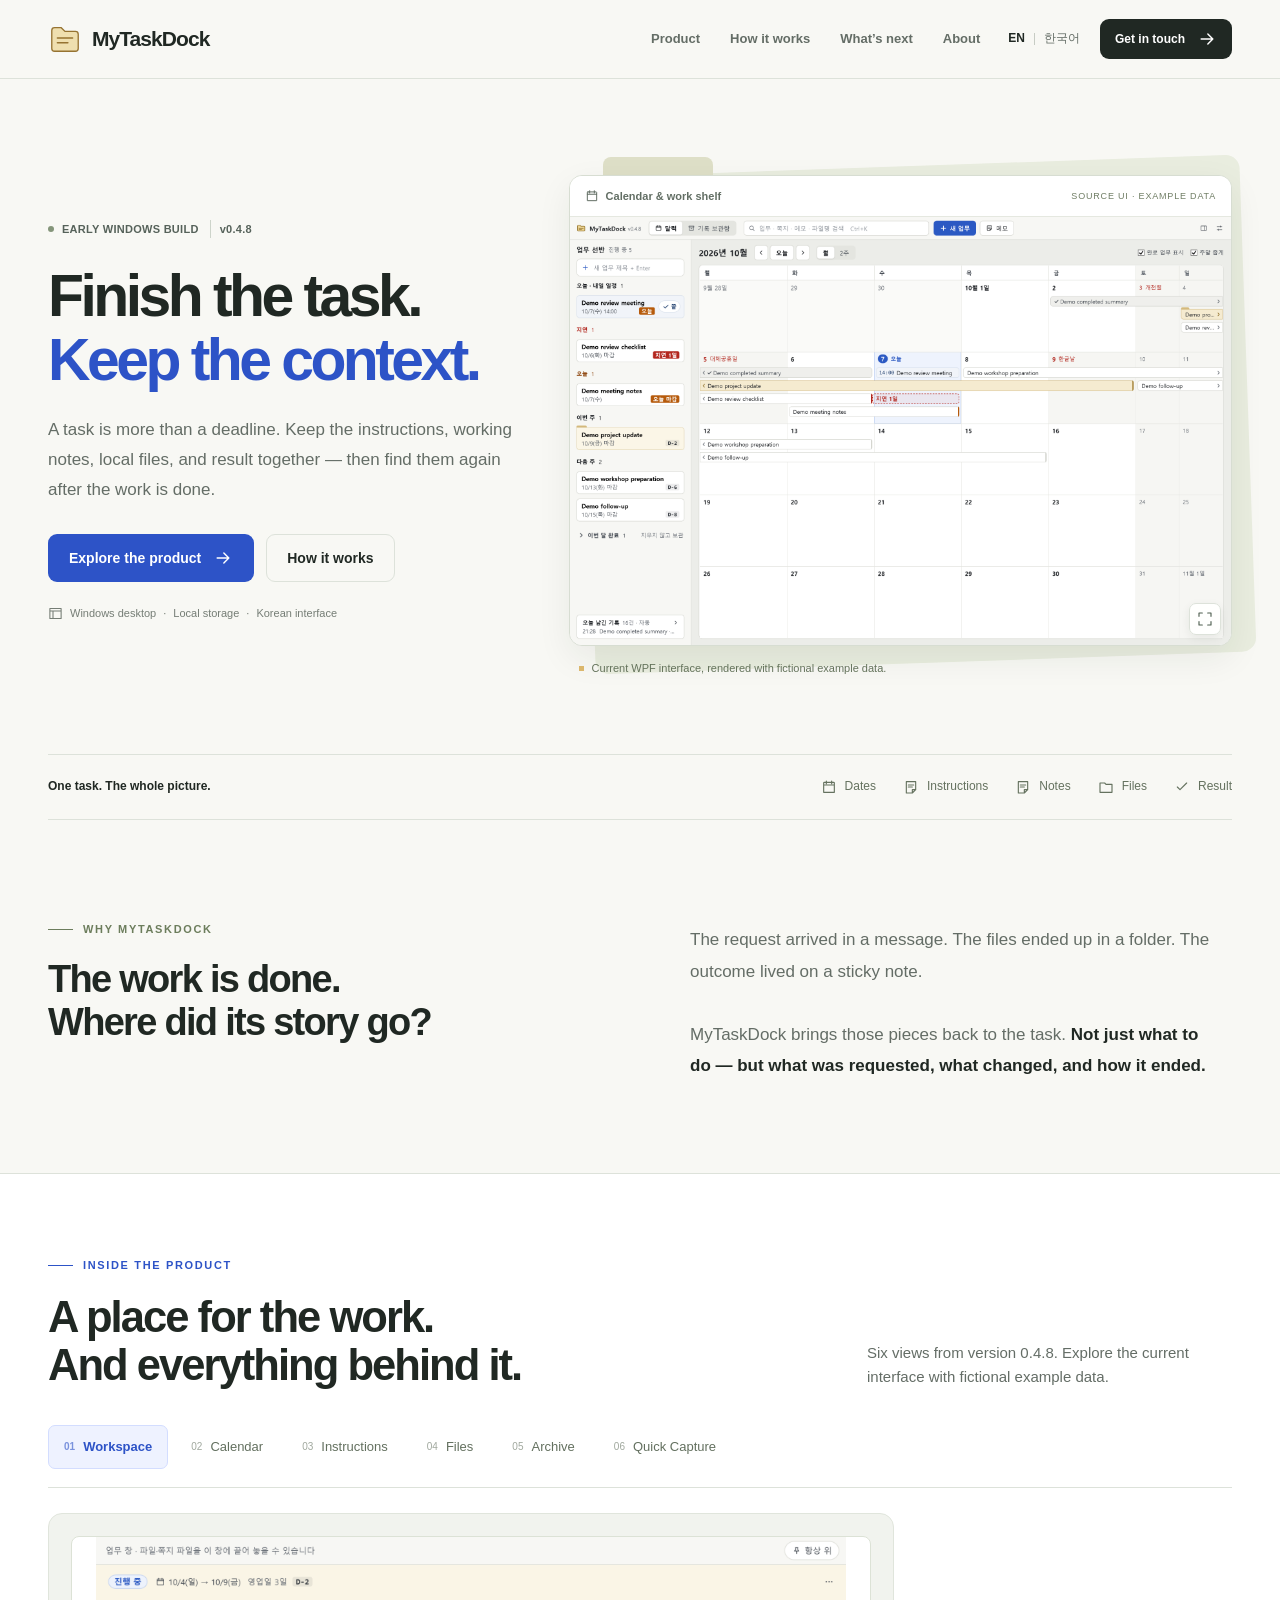
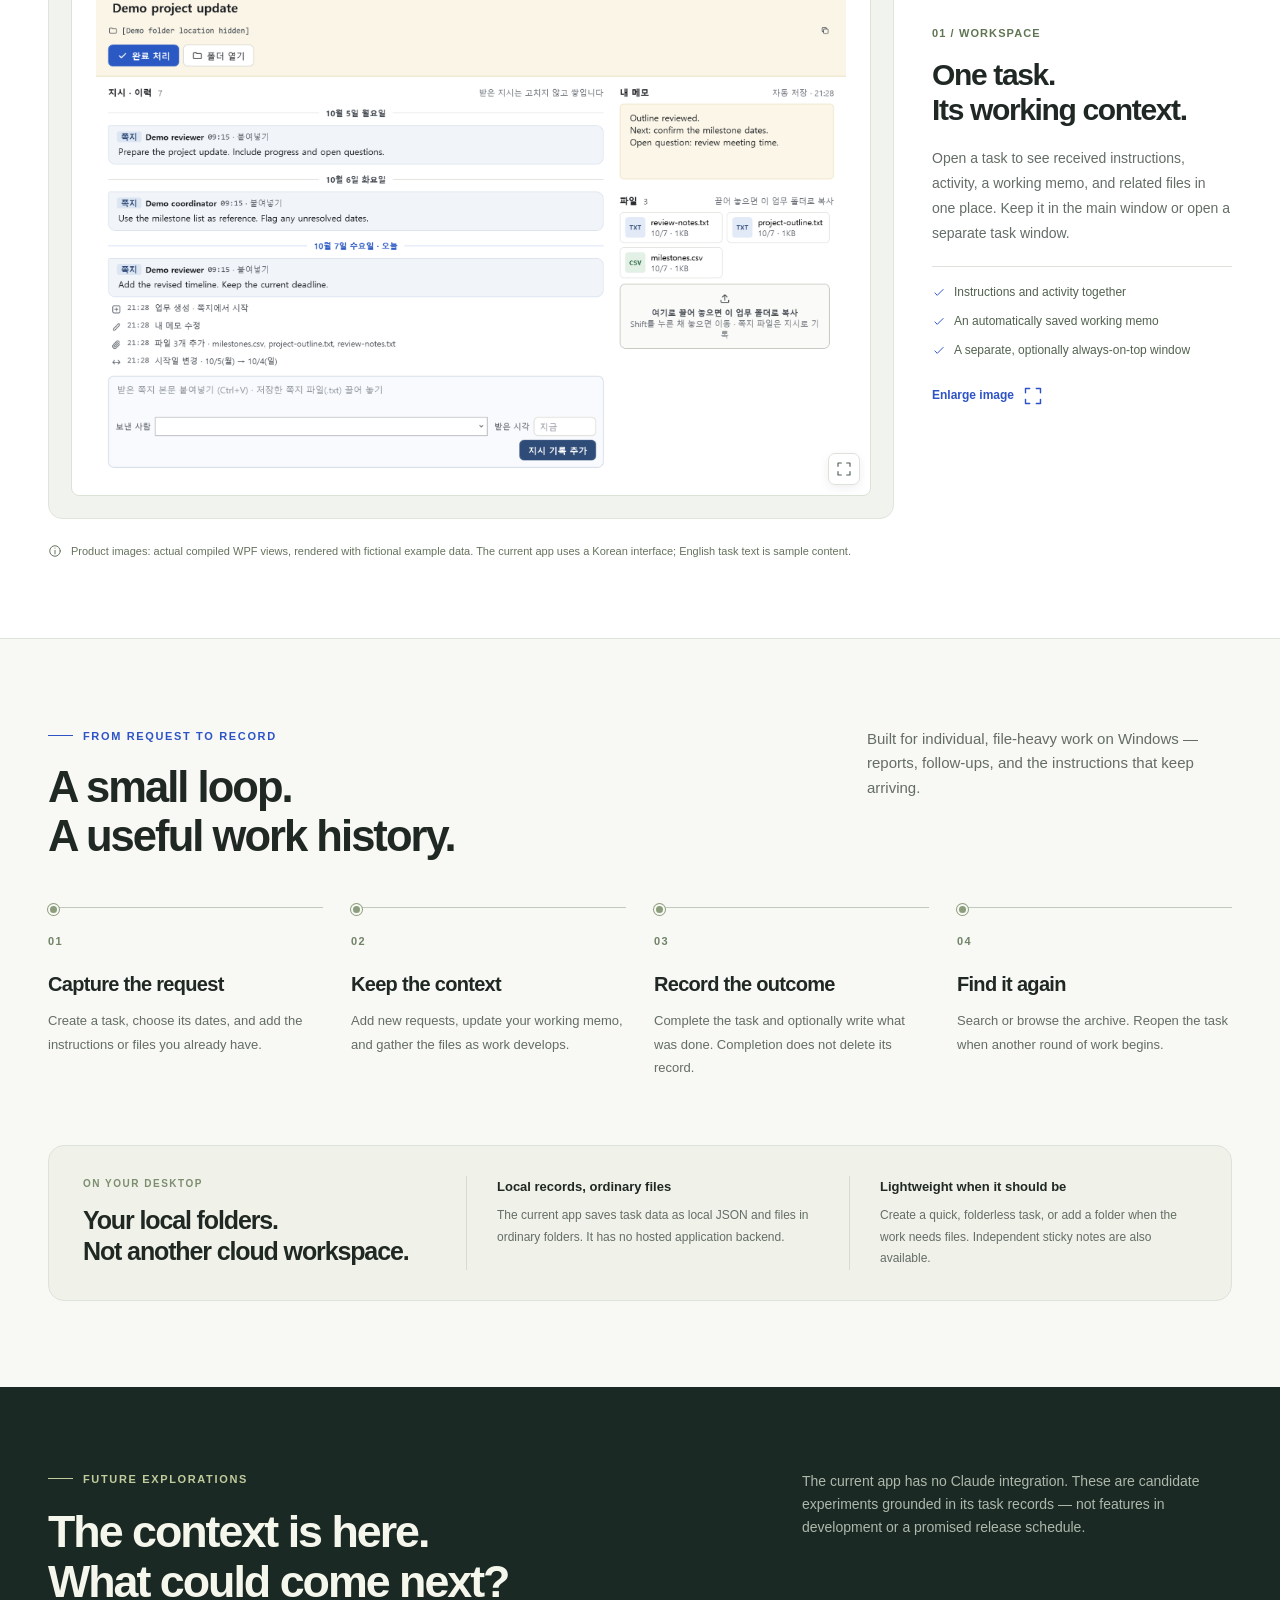
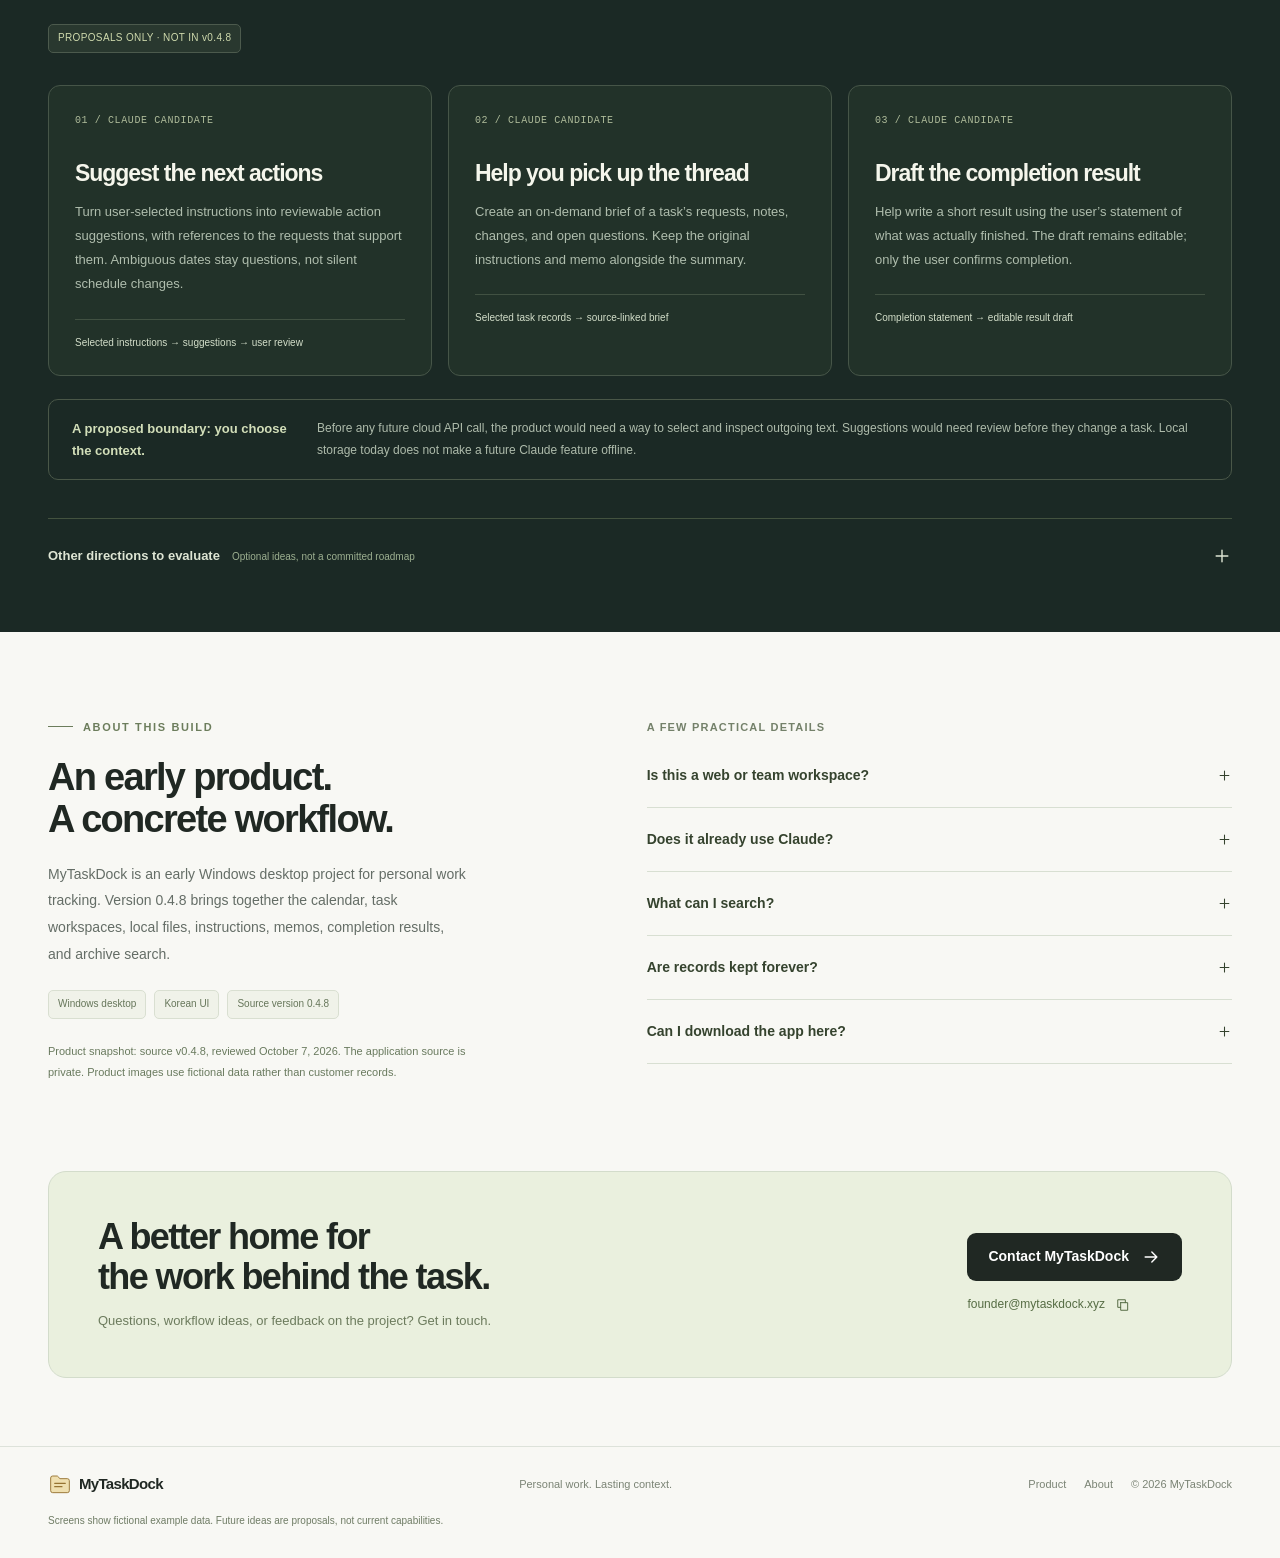
<file: index.html>
<!doctype html>
<html lang="en">
<head>
  <meta charset="utf-8">
  <meta name="viewport" content="width=device-width,initial-scale=1">
  <meta name="color-scheme" content="light">
  <meta name="theme-color" content="#f8f8f4">
  <title>MyTaskDock — Finish the task. Keep the context.</title>
  <meta name="description" content="A Windows desktop app that keeps task dates, instructions, working notes and local files together. Revisit completed work with its context intact.">
  <link rel="canonical" href="https://mytaskdock.xyz/">
  <link rel="alternate" hreflang="en" href="https://mytaskdock.xyz/">
  <link rel="alternate" hreflang="ko" href="https://mytaskdock.xyz/ko/">
  <link rel="alternate" hreflang="x-default" href="https://mytaskdock.xyz/">
  <meta property="og:type" content="website">
  <meta property="og:site_name" content="MyTaskDock">
  <meta property="og:title" content="MyTaskDock — Finish the task. Keep the context.">
  <meta property="og:description" content="A Windows desktop app that keeps task dates, instructions, working notes and local files together. Revisit completed work with its context intact.">
  <meta property="og:url" content="https://mytaskdock.xyz/">
  <meta property="og:locale" content="en_US">
  <meta property="og:image" content="https://mytaskdock.xyz/assets/images/social-preview.png">
  <meta property="og:image:alt" content="MyTaskDock task workspace with fictional example data">
  <meta name="twitter:card" content="summary_large_image">
  <link rel="icon" href="assets/favicon.svg" type="image/svg+xml">
  <link rel="stylesheet" href="assets/site.css">
  <script src="assets/site.js" defer></script>
  <script type="application/ld+json">{"@context": "https://schema.org", "@type": "WebSite", "name": "MyTaskDock", "url": "https://mytaskdock.xyz/", "inLanguage": "en", "description": "A Windows desktop app that keeps task dates, instructions, working notes and local files together. Revisit completed work with its context intact."}</script>
</head>
<body data-copy-success="Email address copied">
<a class="skip-link" href="#main">Skip to content</a>
<header class="site-header">
  <div class="container nav-row"><a class="brand" href="index.html" aria-label="MyTaskDock"><svg class="brand-icon" viewBox="0 0 36 36" aria-hidden="true"><path d="M4 9a3 3 0 0 1 3-3h7l4 4h11a3 3 0 0 1 3 3v15a3 3 0 0 1-3 3H7a3 3 0 0 1-3-3Z" fill="#efdfaf" stroke="#967331" stroke-width="1.4"/><path d="M10 17h16M10 22h11" stroke="#967331" stroke-width="1.7" stroke-linecap="round"/></svg><span>MyTaskDock</span></a>
    <nav class="nav-links" aria-label="Main"><a href="#product">Product</a><a href="#workflow">How it works</a><a href="#future">What’s next</a><a href="#about">About</a></nav>
    <div class="nav-actions"><div class="language-switch" aria-label="Language"><a href="index.html" lang="en" hreflang="en" aria-current="page">EN</a><span class="language-divider" aria-hidden="true"></span><a href="ko/index.html" lang="ko" hreflang="ko" >&#54620;&#44397;&#50612;</a></div><a class="btn btn-dark nav-contact" href="#contact">Get in touch<svg class="icon" viewBox="0 0 24 24" aria-hidden="true"><path d="M5 12h14M13 6l6 6-6 6"/></svg></a><button class="menu-button" aria-label="Open navigation" aria-expanded="false" aria-controls="mobile-nav"><svg class="icon" viewBox="0 0 24 24" aria-hidden="true"><path d="M4 6h16M4 12h16M4 18h16"/></svg></button></div>
  </div>
  <nav class="container mobile-nav" id="mobile-nav" aria-label="Mobile"><a href="#product">Product</a><a href="#workflow">How it works</a><a href="#future">What’s next</a><a href="#about">About</a><a href="#contact">Get in touch</a></nav>
</header>
<main id="main">
  <section class="hero">
    <div class="container">
      <div class="hero-grid">
        <div class="hero-copy">
          <div class="status-label"><span class="dot" aria-hidden="true"></span>EARLY WINDOWS BUILD<span class="version">v0.4.8</span></div>
          <h1>Finish the task.<br><span class="accent">Keep the context.</span></h1><p class="hero-description">A task is more than a deadline. Keep the instructions, working notes, local files, and result together — then find them again after the work is done.</p>
          <div class="hero-buttons"><a class="btn btn-primary" href="#product">Explore the product<svg class="icon" viewBox="0 0 24 24" aria-hidden="true"><path d="M5 12h14M13 6l6 6-6 6"/></svg></a><a class="btn btn-outline" href="#workflow">How it works</a></div>
          <div class="platform-note"><svg class="icon" viewBox="0 0 24 24" aria-hidden="true"><path d="M3 4h18v16H3V4ZM3 8h18M8 8v12"/></svg><span>Windows desktop</span><span aria-hidden="true">&middot;</span><span>Local storage</span><span aria-hidden="true">&middot;</span><span>Korean interface</span></div>
        </div>
        <figure class="hero-visual">
          <div class="screen-frame"><div class="screen-topbar"><span class="screen-name"><svg class="icon" viewBox="0 0 24 24" aria-hidden="true"><path d="M8 3v4m8-4v4M4 9h16M5 5h14a1 1 0 0 1 1 1v14H4V6a1 1 0 0 1 1-1Z"/></svg>Calendar &amp; work shelf</span><span class="screen-label">SOURCE UI · EXAMPLE DATA</span></div><a class="screen-open" href="assets/images/calendar.webp" data-lightbox data-title="Calendar &amp; work shelf" data-image-alt="MyTaskDock month calendar and work shelf showing fictional overdue, current and upcoming work, with a timed schedule." aria-label="Enlarge image: Calendar &amp; work shelf"><img src="assets/images/calendar.webp" alt="MyTaskDock month calendar and work shelf showing fictional overdue, current and upcoming work, with a timed schedule." width="2048" height="1326" loading="eager" decoding="async" fetchpriority="high"><span class="open-hint"><svg class="icon" viewBox="0 0 24 24" aria-hidden="true"><path d="M8 3H3v5M16 3h5v5M21 16v5h-5M3 16v5h5"/></svg></span></a></div>
          <figcaption><span class="tiny-square" aria-hidden="true"></span>Current WPF interface, rendered with fictional example data.</figcaption>
        </figure>
      </div>
      <div class="context-ribbon"><span class="ribbon-title">One task. The whole picture.</span><div class="context-items"><span><svg class="icon" viewBox="0 0 24 24" aria-hidden="true"><path d="M8 3v4m8-4v4M4 9h16M5 5h14a1 1 0 0 1 1 1v14H4V6a1 1 0 0 1 1-1Z"/></svg>Dates</span><span><svg class="icon" viewBox="0 0 24 24" aria-hidden="true"><path d="M5 4h14v12l-5 5H5V4Zm9 17v-5h5M8 9h8M8 12h6"/></svg>Instructions</span><span><svg class="icon" viewBox="0 0 24 24" aria-hidden="true"><path d="M5 4h14v12l-5 5H5V4Zm9 17v-5h5M8 9h8M8 12h6"/></svg>Notes</span><span><svg class="icon" viewBox="0 0 24 24" aria-hidden="true"><path d="M3 6h7l2 2h9v12H3V6Z"/></svg>Files</span><span><svg class="icon" viewBox="0 0 24 24" aria-hidden="true"><path d="m5 12 4 4L19 6"/></svg>Result</span></div></div>
    </div>
  </section>
  <section class="problem"><div class="container problem-grid"><div><div class="eyebrow"><span class="line"></span>WHY MYTASKDOCK</div><h2>The work is done.<br>Where did its story go?</h2></div><p>The request arrived in a message. The files ended up in a folder. The outcome lived on a sticky note.<br><br>MyTaskDock brings those pieces back to the task. <strong>Not just what to do — but what was requested, what changed, and how it ended.</strong></p></div></section>
  <section class="product-section" id="product">
    <div class="container"><div class="section-head"><div><div class="eyebrow"><span class="line"></span>INSIDE THE PRODUCT</div><h2>A place for the work.<br>And everything behind it.</h2></div><p>Six views from version 0.4.8. Explore the current interface with fictional example data.</p></div>
    <nav class="product-tabs" aria-label="Product"><a class="product-tab" href="#view-workspace" id="tab-workspace" aria-selected="true"><span class="tab-number">01</span>Workspace</a><a class="product-tab" href="#view-calendar" id="tab-calendar" aria-selected="false"><span class="tab-number">02</span>Calendar</a><a class="product-tab" href="#view-history" id="tab-history" aria-selected="false"><span class="tab-number">03</span>Instructions</a><a class="product-tab" href="#view-files" id="tab-files" aria-selected="false"><span class="tab-number">04</span>Files</a><a class="product-tab" href="#view-archive" id="tab-archive" aria-selected="false"><span class="tab-number">05</span>Archive</a><a class="product-tab" href="#view-capture" id="tab-capture" aria-selected="false"><span class="tab-number">06</span>Quick Capture</a></nav>
    <section class="product-panel" id="view-workspace" aria-labelledby="tab-workspace" tabindex="0">
          <figure class="panel-image-wrap"><a class="screen-open" href="assets/images/workspace.webp" data-lightbox data-title="Keep instructions, working notes, and files with the task." data-image-alt="MyTaskDock task detail with received instructions on the left and a memo and three example files on the right. The interface is Korean." aria-label="Enlarge image: Keep instructions, working notes, and files with the task."><img src="assets/images/workspace.webp" alt="MyTaskDock task detail with received instructions on the left and a memo and three example files on the right. The interface is Korean." width="2048" height="1525" loading="lazy" decoding="async" ><span class="open-hint"><svg class="icon" viewBox="0 0 24 24" aria-hidden="true"><path d="M8 3H3v5M16 3h5v5M21 16v5h-5M3 16v5h5"/></svg></span></a></figure>
          <div class="panel-copy"><span class="panel-number">01 / WORKSPACE</span><h3>One task.<br>Its working context.</h3><p>Open a task to see received instructions, activity, a working memo, and related files in one place. Keep it in the main window or open a separate task window.</p><ul><li><svg class="icon" viewBox="0 0 24 24" aria-hidden="true"><path d="m5 12 4 4L19 6"/></svg><span>Instructions and activity together</span></li><li><svg class="icon" viewBox="0 0 24 24" aria-hidden="true"><path d="m5 12 4 4L19 6"/></svg><span>An automatically saved working memo</span></li><li><svg class="icon" viewBox="0 0 24 24" aria-hidden="true"><path d="m5 12 4 4L19 6"/></svg><span>A separate, optionally always-on-top window</span></li></ul><a class="text-link" href="assets/images/workspace.webp" data-lightbox data-title="Keep instructions, working notes, and files with the task." data-image-alt="MyTaskDock task detail with received instructions on the left and a memo and three example files on the right. The interface is Korean.">Enlarge image<svg class="icon" viewBox="0 0 24 24" aria-hidden="true"><path d="M8 3H3v5M16 3h5v5M21 16v5h-5M3 16v5h5"/></svg></a></div>
        </section><section class="product-panel" id="view-calendar" aria-labelledby="tab-calendar" tabindex="0">
          <figure class="panel-image-wrap"><a class="screen-open" href="assets/images/calendar.webp" data-lightbox data-title="See dated work and upcoming schedules together." data-image-alt="MyTaskDock month calendar and work shelf showing fictional overdue, current and upcoming work, with a timed schedule." aria-label="Enlarge image: See dated work and upcoming schedules together."><img src="assets/images/calendar.webp" alt="MyTaskDock month calendar and work shelf showing fictional overdue, current and upcoming work, with a timed schedule." width="2048" height="1326" loading="lazy" decoding="async" ><span class="open-hint"><svg class="icon" viewBox="0 0 24 24" aria-hidden="true"><path d="M8 3H3v5M16 3h5v5M21 16v5h-5M3 16v5h5"/></svg></span></a></figure>
          <div class="panel-copy"><span class="panel-number">02 / CALENDAR</span><h3>See what needs<br>your attention.</h3><p>Place tasks on the calendar and use the work shelf to review overdue, today’s, and upcoming work. Appointments can carry their own time.</p><ul><li><svg class="icon" viewBox="0 0 24 24" aria-hidden="true"><path d="m5 12 4 4L19 6"/></svg><span>Month and two-week views</span></li><li><svg class="icon" viewBox="0 0 24 24" aria-hidden="true"><path d="m5 12 4 4L19 6"/></svg><span>Overdue and upcoming task groups</span></li><li><svg class="icon" viewBox="0 0 24 24" aria-hidden="true"><path d="m5 12 4 4L19 6"/></svg><span>Move and resize task periods on the calendar</span></li></ul><a class="text-link" href="assets/images/calendar.webp" data-lightbox data-title="See dated work and upcoming schedules together." data-image-alt="MyTaskDock month calendar and work shelf showing fictional overdue, current and upcoming work, with a timed schedule.">Enlarge image<svg class="icon" viewBox="0 0 24 24" aria-hidden="true"><path d="M8 3H3v5M16 3h5v5M21 16v5h-5M3 16v5h5"/></svg></a></div>
        </section><section class="product-panel" id="view-history" aria-labelledby="tab-history" tabindex="0">
          <figure class="panel-image-wrap"><a class="screen-open" href="assets/images/history.webp" data-lightbox data-title="Revisit the instructions and changes behind the work." data-image-alt="MyTaskDock instruction history with fictional sender labels, dated message text and activity entries." aria-label="Enlarge image: Revisit the instructions and changes behind the work."><img src="assets/images/history.webp" alt="MyTaskDock instruction history with fictional sender labels, dated message text and activity entries." width="1547" height="2048" loading="lazy" decoding="async" ><span class="open-hint"><svg class="icon" viewBox="0 0 24 24" aria-hidden="true"><path d="M8 3H3v5M16 3h5v5M21 16v5h-5M3 16v5h5"/></svg></span></a></figure>
          <div class="panel-copy"><span class="panel-number">03 / INSTRUCTIONS</span><h3>Keep the request.<br>Follow the changes.</h3><p>Add received instructions with sender and time details. Revisit them alongside recorded actions such as date changes, file additions, and completion.</p><ul><li><svg class="icon" viewBox="0 0 24 24" aria-hidden="true"><path d="m5 12 4 4L19 6"/></svg><span>Paste text or import supported saved messages</span></li><li><svg class="icon" viewBox="0 0 24 24" aria-hidden="true"><path d="m5 12 4 4L19 6"/></svg><span>Keep instructions separate from your working memo</span></li><li><svg class="icon" viewBox="0 0 24 24" aria-hidden="true"><path d="m5 12 4 4L19 6"/></svg><span>Record supported task activities</span></li></ul><a class="text-link" href="assets/images/history.webp" data-lightbox data-title="Revisit the instructions and changes behind the work." data-image-alt="MyTaskDock instruction history with fictional sender labels, dated message text and activity entries.">Enlarge image<svg class="icon" viewBox="0 0 24 24" aria-hidden="true"><path d="M8 3H3v5M16 3h5v5M21 16v5h-5M3 16v5h5"/></svg></a></div>
        </section><section class="product-panel" id="view-files" aria-labelledby="tab-files" tabindex="0">
          <figure class="panel-image-wrap"><a class="screen-open" href="assets/images/files.webp" data-lightbox data-title="Collect each task’s working files in a local folder." data-image-alt="Task workspace showing example text and CSV files, a working memo and the local file-drop area. The actual folder path is hidden." aria-label="Enlarge image: Collect each task’s working files in a local folder."><img src="assets/images/files.webp" alt="Task workspace showing example text and CSV files, a working memo and the local file-drop area. The actual folder path is hidden." width="1294" height="1689" loading="lazy" decoding="async" ><span class="open-hint"><svg class="icon" viewBox="0 0 24 24" aria-hidden="true"><path d="M8 3H3v5M16 3h5v5M21 16v5h-5M3 16v5h5"/></svg></span></a></figure>
          <div class="panel-copy"><span class="panel-number">04 / FILES</span><h3>Ordinary files.<br>A place in the task.</h3><p>Collect working files in an ordinary local task folder. A simple task can stay folderless and gain a folder when files are added.</p><ul><li><svg class="icon" viewBox="0 0 24 24" aria-hidden="true"><path d="m5 12 4 4L19 6"/></svg><span>Drag to copy; supported Shift-drop to move</span></li><li><svg class="icon" viewBox="0 0 24 24" aria-hidden="true"><path d="m5 12 4 4L19 6"/></svg><span>Open files with their associated applications</span></li><li><svg class="icon" viewBox="0 0 24 24" aria-hidden="true"><path d="m5 12 4 4L19 6"/></svg><span>No document-content analysis or file versioning</span></li></ul><a class="text-link" href="assets/images/files.webp" data-lightbox data-title="Collect each task’s working files in a local folder." data-image-alt="Task workspace showing example text and CSV files, a working memo and the local file-drop area. The actual folder path is hidden.">Enlarge image<svg class="icon" viewBox="0 0 24 24" aria-hidden="true"><path d="M8 3H3v5M16 3h5v5M21 16v5h-5M3 16v5h5"/></svg></a></div>
        </section><section class="product-panel" id="view-archive" aria-labelledby="tab-archive" tabindex="0">
          <figure class="panel-image-wrap"><a class="screen-open" href="assets/images/archive.webp" data-lightbox data-title="Find completed work with its result and context attached." data-image-alt="Completed-task archive with the word summary highlighted in keyword matches and the selected task’s result and history visible." aria-label="Enlarge image: Find completed work with its result and context attached."><img src="assets/images/archive.webp" alt="Completed-task archive with the word summary highlighted in keyword matches and the selected task’s result and history visible." width="2048" height="1326" loading="lazy" decoding="async" ><span class="open-hint"><svg class="icon" viewBox="0 0 24 24" aria-hidden="true"><path d="M8 3H3v5M16 3h5v5M21 16v5h-5M3 16v5h5"/></svg></span></a></figure>
          <div class="panel-copy"><span class="panel-number">05 / ARCHIVE</span><h3>Done doesn’t<br>mean gone.</h3><p>Complete a task with an optional result, then find it again in the archive. Its record and files remain unless you explicitly delete them.</p><ul><li><svg class="icon" viewBox="0 0 24 24" aria-hidden="true"><path d="m5 12 4 4L19 6"/></svg><span>Search titles, instructions, memos and results</span></li><li><svg class="icon" viewBox="0 0 24 24" aria-hidden="true"><path d="m5 12 4 4L19 6"/></svg><span>Match file names, not document contents</span></li><li><svg class="icon" viewBox="0 0 24 24" aria-hidden="true"><path d="m5 12 4 4L19 6"/></svg><span>Filter by state and month; reopen when needed</span></li></ul><a class="text-link" href="assets/images/archive.webp" data-lightbox data-title="Find completed work with its result and context attached." data-image-alt="Completed-task archive with the word summary highlighted in keyword matches and the selected task’s result and history visible.">Enlarge image<svg class="icon" viewBox="0 0 24 24" aria-hidden="true"><path d="M8 3H3v5M16 3h5v5M21 16v5h-5M3 16v5h5"/></svg></a></div>
        </section><section class="product-panel" id="view-capture" aria-labelledby="tab-capture" tabindex="0">
          <figure class="panel-image-wrap"><a class="screen-open" href="assets/images/capture.webp" data-lightbox data-title="Start a task with the dates and context you already have." data-image-alt="Quick Capture form with a fictional task title, date range, optional folder choice and received instruction." aria-label="Enlarge image: Start a task with the dates and context you already have."><img src="assets/images/capture.webp" alt="Quick Capture form with a fictional task title, date range, optional folder choice and received instruction." width="2048" height="911" loading="lazy" decoding="async" ><span class="open-hint"><svg class="icon" viewBox="0 0 24 24" aria-hidden="true"><path d="M8 3H3v5M16 3h5v5M21 16v5h-5M3 16v5h5"/></svg></span></a></figure>
          <div class="panel-copy"><span class="panel-number">06 / QUICK CAPTURE</span><h3>Start with the<br>context you have.</h3><p>Enter a title and dates, then include an instruction or files before saving. Create new work or add context to an existing task.</p><ul><li><svg class="icon" viewBox="0 0 24 24" aria-hidden="true"><path d="m5 12 4 4L19 6"/></svg><span>Task and schedule record types</span></li><li><svg class="icon" viewBox="0 0 24 24" aria-hidden="true"><path d="m5 12 4 4L19 6"/></svg><span>Optional sender, received time and files</span></li><li><svg class="icon" viewBox="0 0 24 24" aria-hidden="true"><path d="m5 12 4 4L19 6"/></svg><span>A folder is optional for lightweight work</span></li></ul><a class="text-link" href="assets/images/capture.webp" data-lightbox data-title="Start a task with the dates and context you already have." data-image-alt="Quick Capture form with a fictional task title, date range, optional folder choice and received instruction.">Enlarge image<svg class="icon" viewBox="0 0 24 24" aria-hidden="true"><path d="M8 3H3v5M16 3h5v5M21 16v5h-5M3 16v5h5"/></svg></a></div>
        </section>
    <p class="preview-note"><svg class="icon" viewBox="0 0 24 24" aria-hidden="true"><circle cx="12" cy="12" r="9"/><path d="M12 11v6M12 7v.1"/></svg><span>Product images: actual compiled WPF views, rendered with fictional example data. The current app uses a Korean interface; English task text is sample content.</span></p>
    </div>
  </section>
  <section class="workflow" id="workflow"><div class="container">
    <div class="section-head"><div><div class="eyebrow"><span class="line"></span>FROM REQUEST TO RECORD</div><h2>A small loop.<br>A useful work history.</h2></div><p>Built for individual, file-heavy work on Windows — reports, follow-ups, and the instructions that keep arriving.</p></div>
    <div class="steps"><article class="step"><span class="step-index">01</span><h3>Capture the request</h3><p>Create a task, choose its dates, and add the instructions or files you already have.</p></article><article class="step"><span class="step-index">02</span><h3>Keep the context</h3><p>Add new requests, update your working memo, and gather the files as work develops.</p></article><article class="step"><span class="step-index">03</span><h3>Record the outcome</h3><p>Complete the task and optionally write what was done. Completion does not delete its record.</p></article><article class="step"><span class="step-index">04</span><h3>Find it again</h3><p>Search or browse the archive. Reopen the task when another round of work begins.</p></article></div>
    <div class="local-panel"><div><div class="eyebrow">ON YOUR DESKTOP</div><h3>Your local folders.<br>Not another cloud workspace.</h3></div><div class="local-item"><h4>Local records, ordinary files</h4><p>The current app saves task data as local JSON and files in ordinary folders. It has no hosted application backend.</p></div><div class="local-item"><h4>Lightweight when it should be</h4><p>Create a quick, folderless task, or add a folder when the work needs files. Independent sticky notes are also available.</p></div></div>
  </div></section>
  <!-- BEGIN OPTIONAL FUTURE SECTION: proposal-only copy; remove this section and its navigation links if not approved. -->
  <section class="future" id="future"><div class="container">
    <div class="section-head"><div><div class="eyebrow"><span class="line"></span>FUTURE EXPLORATIONS</div><h2>The context is here.<br>What could come next?</h2><span class="future-disclaimer">PROPOSALS ONLY · NOT IN v0.4.8</span></div><p>The current app has no Claude integration. These are candidate experiments grounded in its task records — not features in development or a promised release schedule.</p></div>
    <div class="future-cards"><article class="future-card"><span class="future-index">01 / CLAUDE CANDIDATE</span><h3>Suggest the next actions</h3><p>Turn user-selected instructions into reviewable action suggestions, with references to the requests that support them. Ambiguous dates stay questions, not silent schedule changes.</p><span class="input-label">Selected instructions → suggestions → user review</span></article><article class="future-card"><span class="future-index">02 / CLAUDE CANDIDATE</span><h3>Help you pick up the thread</h3><p>Create an on-demand brief of a task’s requests, notes, changes, and open questions. Keep the original instructions and memo alongside the summary.</p><span class="input-label">Selected task records → source-linked brief</span></article><article class="future-card"><span class="future-index">03 / CLAUDE CANDIDATE</span><h3>Draft the completion result</h3><p>Help write a short result using the user’s statement of what was actually finished. The draft remains editable; only the user confirms completion.</p><span class="input-label">Completion statement → editable result draft</span></article></div>
    <div class="future-boundary"><strong>A proposed boundary: you choose the context.</strong><p>Before any future cloud API call, the product would need a way to select and inspect outgoing text. Suggestions would need review before they change a task. Local storage today does not make a future Claude feature offline.</p></div>
    <!-- BEGIN OPTIONAL EXTRA IDEAS: one evidence-pack proposal and two new, uncommitted product ideas. -->
    <details class="extra-ideas"><summary><span>Other directions to evaluate<span class="summary-note">Optional ideas, not a committed roadmap</span></span><svg class="icon" viewBox="0 0 24 24" aria-hidden="true"><path d="M12 5v14M5 12h14"/></svg></summary><p class="ideas-intro">Beyond the first single-task AI experiments, these additions could be evaluated separately. None is implemented or scheduled.</p><div class="idea-list"><article><h4>Review selected past work</h4><p>Later Claude candidate: compare a small set of user-selected archive records, with answers linked to the supporting tasks.</p></article><article><h4>Backup and restore assistance</h4><p>New product idea: local snapshots and a preview before restoration, rather than relying only on manually copying the data folder.</p></article><article><h4>Reusable task starters</h4><p>New product idea: reuse a title, memo outline, and optional folder structure for familiar work — without implying a recurring-task engine.</p></article></div></details>
    <!-- END OPTIONAL EXTRA IDEAS -->
  </div></section>
  <!-- END OPTIONAL FUTURE SECTION -->
  <section class="about" id="about"><div class="container about-grid">
    <div class="about-copy"><div class="eyebrow"><span class="line"></span>ABOUT THIS BUILD</div><h2>An early product.<br>A concrete workflow.</h2><p>MyTaskDock is an early Windows desktop project for personal work tracking. Version 0.4.8 brings together the calendar, task workspaces, local files, instructions, memos, completion results, and archive search.</p><div class="build-label"><span>Windows desktop</span><span>Korean UI</span><span>Source version 0.4.8</span></div><p class="about-evidence">Product snapshot: source v0.4.8, reviewed October 7, 2026. The application source is private. Product images use fictional data rather than customer records.</p></div>
    <div class="faq"><div class="faq-title">A FEW PRACTICAL DETAILS</div><details class="faq-item"><summary>Is this a web or team workspace?<svg class="icon" viewBox="0 0 24 24" aria-hidden="true"><path d="M12 5v14M5 12h14"/></svg></summary><p>No. The current product is a single-user Windows desktop app. This website introduces it; it is not an online version. Team sharing, cloud synchronization, and web or mobile clients are not implemented.</p></details><details class="faq-item"><summary>Does it already use Claude?<svg class="icon" viewBox="0 0 24 24" aria-hidden="true"><path d="M12 5v14M5 12h14"/></svg></summary><p>No. The Claude ideas above are proposals for evaluation. Existing recognition for compatible messenger windows uses local text extraction and Windows OCR, not generative AI. Compatibility and recognition require review or manual fallback.</p></details><details class="faq-item"><summary>What can I search?<svg class="icon" viewBox="0 0 24 24" aria-hidden="true"><path d="M12 5v14M5 12h14"/></svg></summary><p>Task titles, received instruction text and sender details, working memos, completion results, and listed file names. Attached document contents and independent sticky notes are not included in task search.</p></details><details class="faq-item"><summary>Are records kept forever?<svg class="icon" viewBox="0 0 24 24" aria-hidden="true"><path d="M12 5v14M5 12h14"/></svg></summary><p>Completing a task keeps its record and files, but explicit deletion is possible. The activity history is not an immutable audit trail, a complete memo revision store, or file version history.</p></details><details class="faq-item"><summary>Can I download the app here?<svg class="icon" viewBox="0 0 24 24" aria-hidden="true"><path d="M12 5v14M5 12h14"/></svg></summary><p>This page currently presents the early product and its implemented workflow. It does not provide a public download. For questions about the project, use the contact email below.</p></details></div>
  </div></section>
  <section class="contact-section" id="contact"><div class="container contact-card"><div><h2>A better home for<br>the work behind the task.</h2><p>Questions, workflow ideas, or feedback on the project? Get in touch.</p></div><div class="contact-actions"><a class="btn btn-dark" href="mailto:founder@mytaskdock.xyz?subject=MyTaskDock%20%E2%80%94%20product%20inquiry">Contact MyTaskDock<svg class="icon" viewBox="0 0 24 24" aria-hidden="true"><path d="M5 12h14M13 6l6 6-6 6"/></svg></a><div class="contact-email"><a href="mailto:founder@mytaskdock.xyz">founder@mytaskdock.xyz</a><button class="copy-button" data-copy-email="founder@mytaskdock.xyz" aria-label="Copy email address"><svg class="icon" viewBox="0 0 24 24" aria-hidden="true"><path d="M8 8h12v13H8V8ZM16 8V3H3v13h5"/></svg></button></div></div></div></section>
</main>
<footer class="site-footer"><div class="container"><div class="footer-row"><a class="brand" href="index.html"><svg class="brand-icon" viewBox="0 0 36 36" aria-hidden="true"><path d="M4 9a3 3 0 0 1 3-3h7l4 4h11a3 3 0 0 1 3 3v15a3 3 0 0 1-3 3H7a3 3 0 0 1-3-3Z" fill="#efdfaf" stroke="#967331" stroke-width="1.4"/><path d="M10 17h16M10 22h11" stroke="#967331" stroke-width="1.7" stroke-linecap="round"/></svg><span>MyTaskDock</span></a><span>Personal work. Lasting context.</span><div class="footer-links"><a href="#product">Product</a><a href="#about">About</a><span>© 2026 MyTaskDock</span></div></div><p class="footer-disclosure">Screens show fictional example data. Future ideas are proposals, not current capabilities.</p></div></footer>
<dialog class="image-dialog" aria-labelledby="dialog-title"><div class="dialog-header"><div><h2 id="dialog-title">MyTaskDock</h2><p>Actual WPF view · Example data · Select image to zoom</p></div><button class="dialog-close" aria-label="Close image"><svg class="icon" viewBox="0 0 24 24" aria-hidden="true"><path d="m6 6 12 12M18 6 6 18"/></svg></button></div><div class="dialog-image-scroll"><img alt="" width="2048" height="1525"></div></dialog>
<div class="toast" role="status" aria-live="polite" hidden></div>
</body>
</html>
</file>
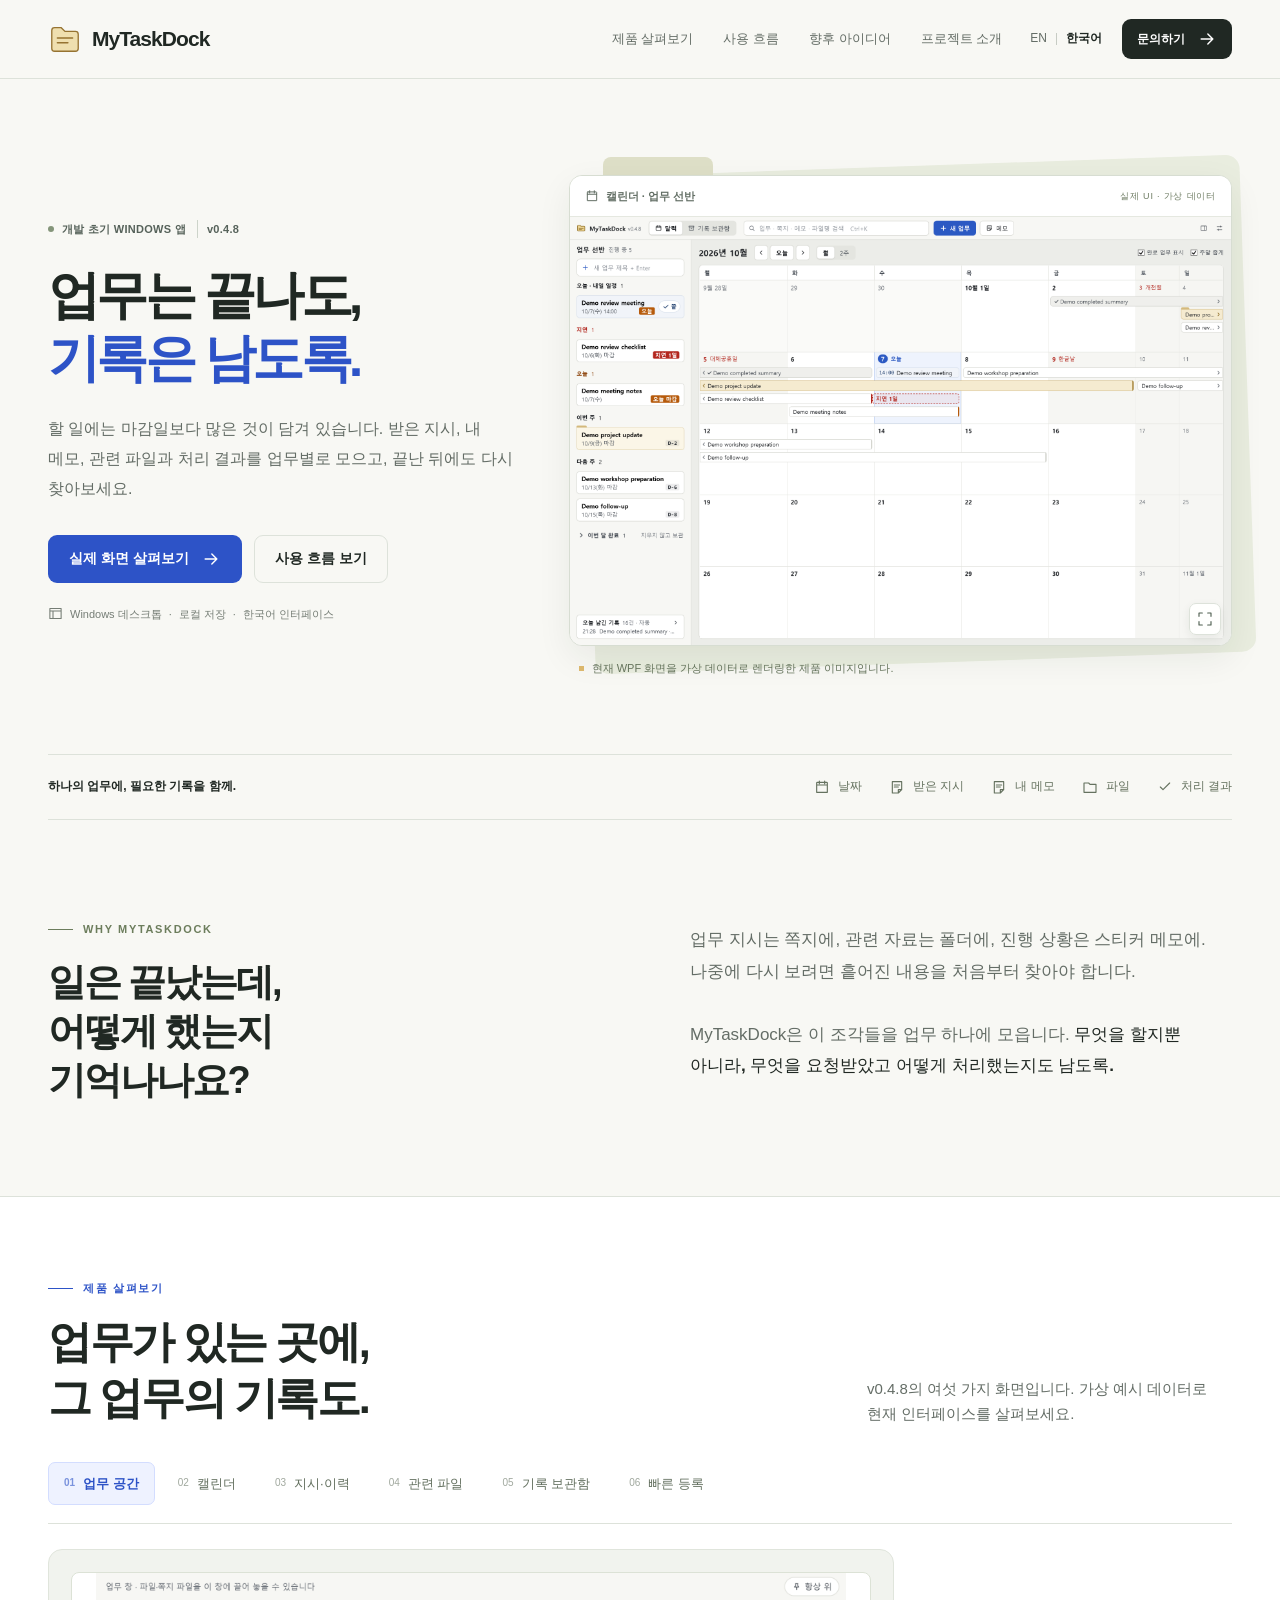
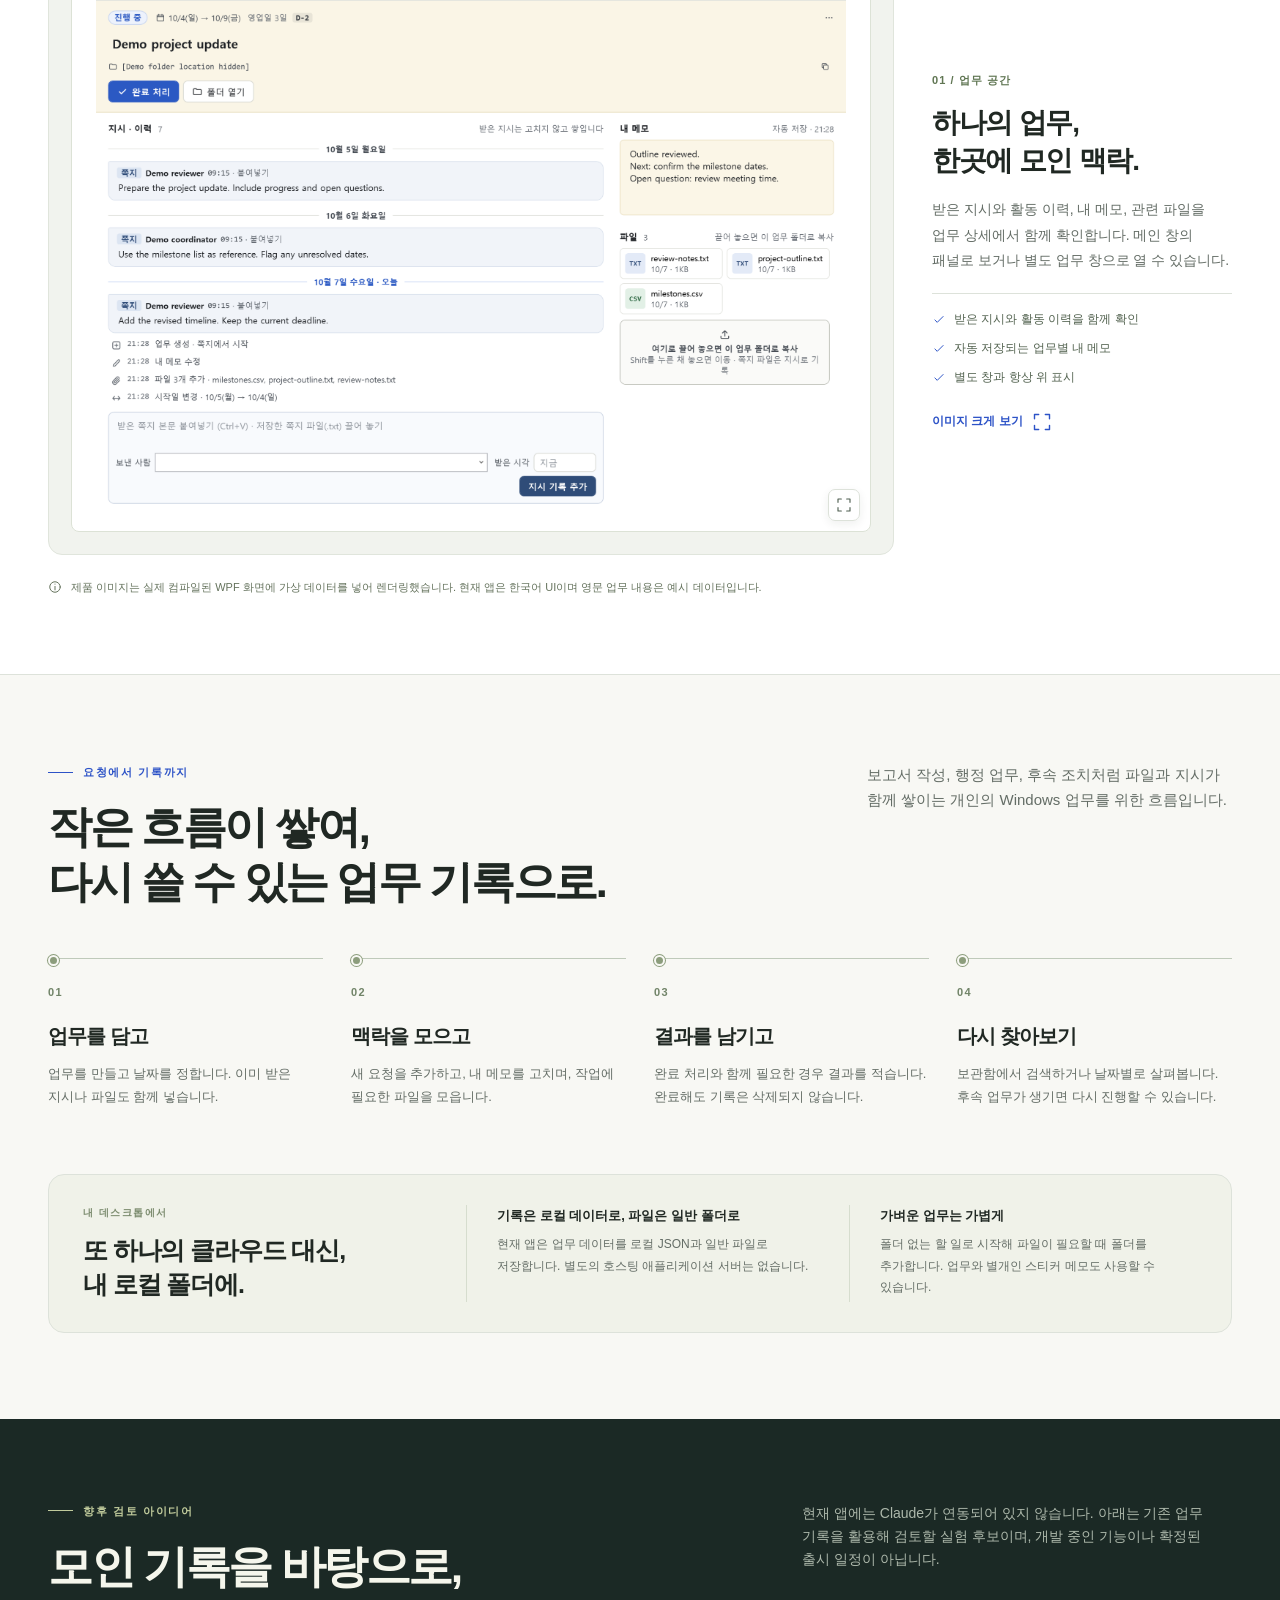
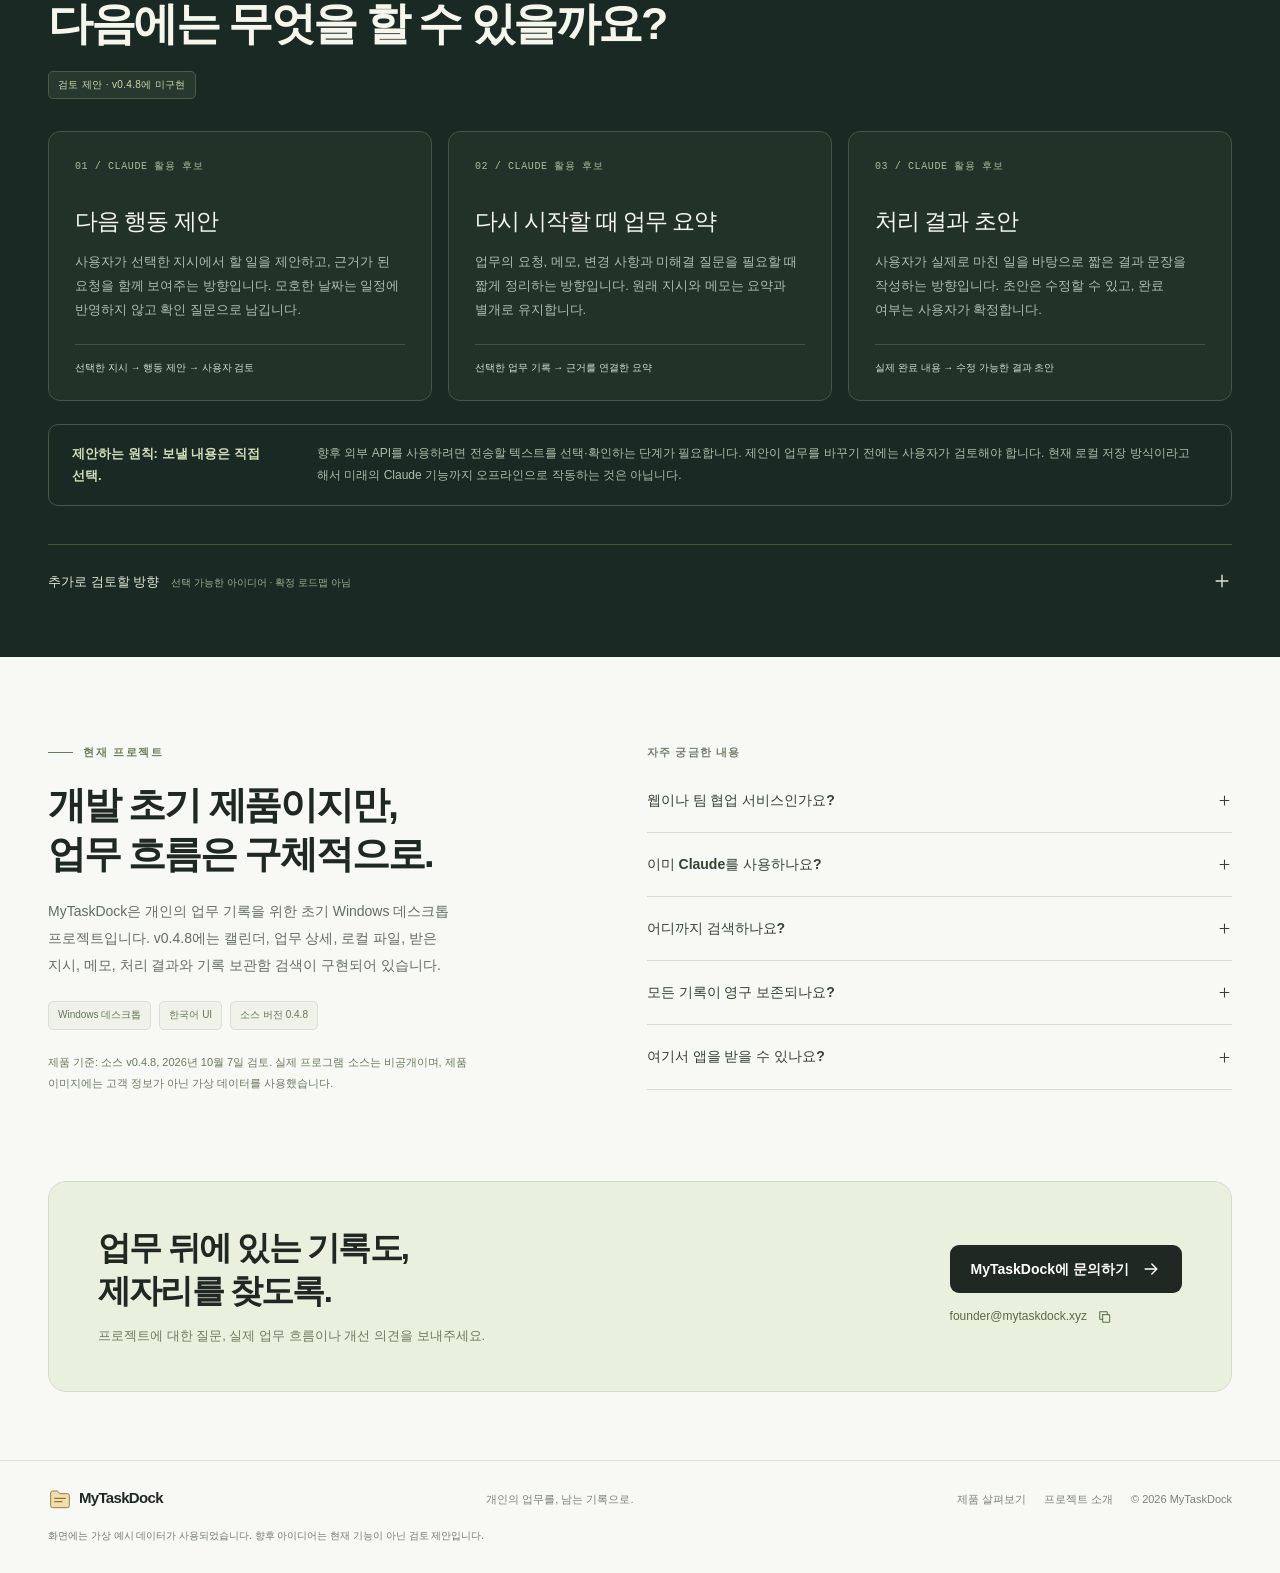
<file: ko/index.html>
<!doctype html>
<html lang="ko">
<head>
  <meta charset="utf-8">
  <meta name="viewport" content="width=device-width,initial-scale=1">
  <meta name="color-scheme" content="light">
  <meta name="theme-color" content="#f8f8f4">
  <title>MyTaskDock — 업무는 끝나도, 기록은 남도록.</title>
  <meta name="description" content="업무의 날짜, 받은 지시, 내 메모, 로컬 파일을 한곳에 모으는 Windows 데스크톱 앱. 완료한 업무도 기록과 함께 다시 찾아보세요.">
  <link rel="canonical" href="https://mytaskdock.xyz/ko/">
  <link rel="alternate" hreflang="en" href="https://mytaskdock.xyz/">
  <link rel="alternate" hreflang="ko" href="https://mytaskdock.xyz/ko/">
  <link rel="alternate" hreflang="x-default" href="https://mytaskdock.xyz/">
  <meta property="og:type" content="website">
  <meta property="og:site_name" content="MyTaskDock">
  <meta property="og:title" content="MyTaskDock — 업무는 끝나도, 기록은 남도록.">
  <meta property="og:description" content="업무의 날짜, 받은 지시, 내 메모, 로컬 파일을 한곳에 모으는 Windows 데스크톱 앱. 완료한 업무도 기록과 함께 다시 찾아보세요.">
  <meta property="og:url" content="https://mytaskdock.xyz/ko/">
  <meta property="og:locale" content="ko_KR">
  <meta property="og:image" content="https://mytaskdock.xyz/assets/images/social-preview.png">
  <meta property="og:image:alt" content="MyTaskDock task workspace with fictional example data">
  <meta name="twitter:card" content="summary_large_image">
  <link rel="icon" href="../assets/favicon.svg" type="image/svg+xml">
  <link rel="stylesheet" href="../assets/site.css">
  <script src="../assets/site.js" defer></script>
  <script type="application/ld+json">{"@context": "https://schema.org", "@type": "WebSite", "name": "MyTaskDock", "url": "https://mytaskdock.xyz/ko/", "inLanguage": "ko", "description": "업무의 날짜, 받은 지시, 내 메모, 로컬 파일을 한곳에 모으는 Windows 데스크톱 앱. 완료한 업무도 기록과 함께 다시 찾아보세요."}</script>
</head>
<body data-copy-success="이메일 주소를 복사했습니다">
<a class="skip-link" href="#main">본문 바로가기</a>
<header class="site-header">
  <div class="container nav-row"><a class="brand" href="../index.html" aria-label="MyTaskDock"><svg class="brand-icon" viewBox="0 0 36 36" aria-hidden="true"><path d="M4 9a3 3 0 0 1 3-3h7l4 4h11a3 3 0 0 1 3 3v15a3 3 0 0 1-3 3H7a3 3 0 0 1-3-3Z" fill="#efdfaf" stroke="#967331" stroke-width="1.4"/><path d="M10 17h16M10 22h11" stroke="#967331" stroke-width="1.7" stroke-linecap="round"/></svg><span>MyTaskDock</span></a>
    <nav class="nav-links" aria-label="Main"><a href="#product">제품 살펴보기</a><a href="#workflow">사용 흐름</a><a href="#future">향후 아이디어</a><a href="#about">프로젝트 소개</a></nav>
    <div class="nav-actions"><div class="language-switch" aria-label="Language"><a href="../index.html" lang="en" hreflang="en" >EN</a><span class="language-divider" aria-hidden="true"></span><a href="index.html" lang="ko" hreflang="ko" aria-current="page">&#54620;&#44397;&#50612;</a></div><a class="btn btn-dark nav-contact" href="#contact">문의하기<svg class="icon" viewBox="0 0 24 24" aria-hidden="true"><path d="M5 12h14M13 6l6 6-6 6"/></svg></a><button class="menu-button" aria-label="메뉴 열기" aria-expanded="false" aria-controls="mobile-nav"><svg class="icon" viewBox="0 0 24 24" aria-hidden="true"><path d="M4 6h16M4 12h16M4 18h16"/></svg></button></div>
  </div>
  <nav class="container mobile-nav" id="mobile-nav" aria-label="Mobile"><a href="#product">제품 살펴보기</a><a href="#workflow">사용 흐름</a><a href="#future">향후 아이디어</a><a href="#about">프로젝트 소개</a><a href="#contact">문의하기</a></nav>
</header>
<main id="main">
  <section class="hero">
    <div class="container">
      <div class="hero-grid">
        <div class="hero-copy">
          <div class="status-label"><span class="dot" aria-hidden="true"></span>개발 초기 WINDOWS 앱<span class="version">v0.4.8</span></div>
          <h1>업무는 끝나도,<br><span class="accent">기록은 남도록.</span></h1><p class="hero-description">할 일에는 마감일보다 많은 것이 담겨 있습니다. 받은 지시, 내 메모, 관련 파일과 처리 결과를 업무별로 모으고, 끝난 뒤에도 다시 찾아보세요.</p>
          <div class="hero-buttons"><a class="btn btn-primary" href="#product">실제 화면 살펴보기<svg class="icon" viewBox="0 0 24 24" aria-hidden="true"><path d="M5 12h14M13 6l6 6-6 6"/></svg></a><a class="btn btn-outline" href="#workflow">사용 흐름 보기</a></div>
          <div class="platform-note"><svg class="icon" viewBox="0 0 24 24" aria-hidden="true"><path d="M3 4h18v16H3V4ZM3 8h18M8 8v12"/></svg><span>Windows 데스크톱</span><span aria-hidden="true">&middot;</span><span>로컬 저장</span><span aria-hidden="true">&middot;</span><span>한국어 인터페이스</span></div>
        </div>
        <figure class="hero-visual">
          <div class="screen-frame"><div class="screen-topbar"><span class="screen-name"><svg class="icon" viewBox="0 0 24 24" aria-hidden="true"><path d="M8 3v4m8-4v4M4 9h16M5 5h14a1 1 0 0 1 1 1v14H4V6a1 1 0 0 1 1-1Z"/></svg>캘린더 · 업무 선반</span><span class="screen-label">실제 UI · 가상 데이터</span></div><a class="screen-open" href="../assets/images/calendar.webp" data-lightbox data-title="캘린더 · 업무 선반" data-image-alt="가상 지연 업무, 오늘 업무, 예정 업무와 시간이 지정된 일정을 보여주는 월간 캘린더 및 업무 선반." aria-label="이미지 크게 보기: 캘린더 · 업무 선반"><img src="../assets/images/calendar.webp" alt="가상 지연 업무, 오늘 업무, 예정 업무와 시간이 지정된 일정을 보여주는 월간 캘린더 및 업무 선반." width="2048" height="1326" loading="eager" decoding="async" fetchpriority="high"><span class="open-hint"><svg class="icon" viewBox="0 0 24 24" aria-hidden="true"><path d="M8 3H3v5M16 3h5v5M21 16v5h-5M3 16v5h5"/></svg></span></a></div>
          <figcaption><span class="tiny-square" aria-hidden="true"></span>현재 WPF 화면을 가상 데이터로 렌더링한 제품 이미지입니다.</figcaption>
        </figure>
      </div>
      <div class="context-ribbon"><span class="ribbon-title">하나의 업무에, 필요한 기록을 함께.</span><div class="context-items"><span><svg class="icon" viewBox="0 0 24 24" aria-hidden="true"><path d="M8 3v4m8-4v4M4 9h16M5 5h14a1 1 0 0 1 1 1v14H4V6a1 1 0 0 1 1-1Z"/></svg>날짜</span><span><svg class="icon" viewBox="0 0 24 24" aria-hidden="true"><path d="M5 4h14v12l-5 5H5V4Zm9 17v-5h5M8 9h8M8 12h6"/></svg>받은 지시</span><span><svg class="icon" viewBox="0 0 24 24" aria-hidden="true"><path d="M5 4h14v12l-5 5H5V4Zm9 17v-5h5M8 9h8M8 12h6"/></svg>내 메모</span><span><svg class="icon" viewBox="0 0 24 24" aria-hidden="true"><path d="M3 6h7l2 2h9v12H3V6Z"/></svg>파일</span><span><svg class="icon" viewBox="0 0 24 24" aria-hidden="true"><path d="m5 12 4 4L19 6"/></svg>처리 결과</span></div></div>
    </div>
  </section>
  <section class="problem"><div class="container problem-grid"><div><div class="eyebrow"><span class="line"></span>WHY MYTASKDOCK</div><h2>일은 끝났는데,<br>어떻게 했는지 기억나나요?</h2></div><p>업무 지시는 쪽지에, 관련 자료는 폴더에, 진행 상황은 스티커 메모에. 나중에 다시 보려면 흩어진 내용을 처음부터 찾아야 합니다.<br><br>MyTaskDock은 이 조각들을 업무 하나에 모읍니다. <strong>무엇을 할지뿐 아니라, 무엇을 요청받았고 어떻게 처리했는지도 남도록.</strong></p></div></section>
  <section class="product-section" id="product">
    <div class="container"><div class="section-head"><div><div class="eyebrow"><span class="line"></span>제품 살펴보기</div><h2>업무가 있는 곳에,<br>그 업무의 기록도.</h2></div><p>v0.4.8의 여섯 가지 화면입니다. 가상 예시 데이터로 현재 인터페이스를 살펴보세요.</p></div>
    <nav class="product-tabs" aria-label="제품 살펴보기"><a class="product-tab" href="#view-workspace" id="tab-workspace" aria-selected="true"><span class="tab-number">01</span>업무 공간</a><a class="product-tab" href="#view-calendar" id="tab-calendar" aria-selected="false"><span class="tab-number">02</span>캘린더</a><a class="product-tab" href="#view-history" id="tab-history" aria-selected="false"><span class="tab-number">03</span>지시·이력</a><a class="product-tab" href="#view-files" id="tab-files" aria-selected="false"><span class="tab-number">04</span>관련 파일</a><a class="product-tab" href="#view-archive" id="tab-archive" aria-selected="false"><span class="tab-number">05</span>기록 보관함</a><a class="product-tab" href="#view-capture" id="tab-capture" aria-selected="false"><span class="tab-number">06</span>빠른 등록</a></nav>
    <section class="product-panel" id="view-workspace" aria-labelledby="tab-workspace" tabindex="0">
          <figure class="panel-image-wrap"><a class="screen-open" href="../assets/images/workspace.webp" data-lightbox data-title="받은 지시, 작업 메모, 파일을 업무와 함께 보관합니다." data-image-alt="왼쪽에는 받은 지시와 이력, 오른쪽에는 내 메모와 예시 파일 세 개가 표시된 MyTaskDock 업무 상세 화면." aria-label="이미지 크게 보기: 받은 지시, 작업 메모, 파일을 업무와 함께 보관합니다."><img src="../assets/images/workspace.webp" alt="왼쪽에는 받은 지시와 이력, 오른쪽에는 내 메모와 예시 파일 세 개가 표시된 MyTaskDock 업무 상세 화면." width="2048" height="1525" loading="lazy" decoding="async" ><span class="open-hint"><svg class="icon" viewBox="0 0 24 24" aria-hidden="true"><path d="M8 3H3v5M16 3h5v5M21 16v5h-5M3 16v5h5"/></svg></span></a></figure>
          <div class="panel-copy"><span class="panel-number">01 / 업무 공간</span><h3>하나의 업무,<br>한곳에 모인 맥락.</h3><p>받은 지시와 활동 이력, 내 메모, 관련 파일을 업무 상세에서 함께 확인합니다. 메인 창의 패널로 보거나 별도 업무 창으로 열 수 있습니다.</p><ul><li><svg class="icon" viewBox="0 0 24 24" aria-hidden="true"><path d="m5 12 4 4L19 6"/></svg><span>받은 지시와 활동 이력을 함께 확인</span></li><li><svg class="icon" viewBox="0 0 24 24" aria-hidden="true"><path d="m5 12 4 4L19 6"/></svg><span>자동 저장되는 업무별 내 메모</span></li><li><svg class="icon" viewBox="0 0 24 24" aria-hidden="true"><path d="m5 12 4 4L19 6"/></svg><span>별도 창과 항상 위 표시</span></li></ul><a class="text-link" href="../assets/images/workspace.webp" data-lightbox data-title="받은 지시, 작업 메모, 파일을 업무와 함께 보관합니다." data-image-alt="왼쪽에는 받은 지시와 이력, 오른쪽에는 내 메모와 예시 파일 세 개가 표시된 MyTaskDock 업무 상세 화면.">이미지 크게 보기<svg class="icon" viewBox="0 0 24 24" aria-hidden="true"><path d="M8 3H3v5M16 3h5v5M21 16v5h-5M3 16v5h5"/></svg></a></div>
        </section><section class="product-panel" id="view-calendar" aria-labelledby="tab-calendar" tabindex="0">
          <figure class="panel-image-wrap"><a class="screen-open" href="../assets/images/calendar.webp" data-lightbox data-title="날짜가 있는 업무와 예정 일정을 함께 확인합니다." data-image-alt="가상 지연 업무, 오늘 업무, 예정 업무와 시간이 지정된 일정을 보여주는 월간 캘린더 및 업무 선반." aria-label="이미지 크게 보기: 날짜가 있는 업무와 예정 일정을 함께 확인합니다."><img src="../assets/images/calendar.webp" alt="가상 지연 업무, 오늘 업무, 예정 업무와 시간이 지정된 일정을 보여주는 월간 캘린더 및 업무 선반." width="2048" height="1326" loading="lazy" decoding="async" ><span class="open-hint"><svg class="icon" viewBox="0 0 24 24" aria-hidden="true"><path d="M8 3H3v5M16 3h5v5M21 16v5h-5M3 16v5h5"/></svg></span></a></figure>
          <div class="panel-copy"><span class="panel-number">02 / 캘린더</span><h3>지금 살펴볼 업무를<br>한눈에.</h3><p>캘린더에서 기간을 보고, 업무 선반에서 지연·오늘·예정 업무를 확인합니다. 시간 약속이 있는 일정은 업무와 구분해 기록할 수 있습니다.</p><ul><li><svg class="icon" viewBox="0 0 24 24" aria-hidden="true"><path d="m5 12 4 4L19 6"/></svg><span>월간·2주 보기</span></li><li><svg class="icon" viewBox="0 0 24 24" aria-hidden="true"><path d="m5 12 4 4L19 6"/></svg><span>지연·오늘·예정 업무 그룹</span></li><li><svg class="icon" viewBox="0 0 24 24" aria-hidden="true"><path d="m5 12 4 4L19 6"/></svg><span>캘린더에서 업무 이동과 기간 조정</span></li></ul><a class="text-link" href="../assets/images/calendar.webp" data-lightbox data-title="날짜가 있는 업무와 예정 일정을 함께 확인합니다." data-image-alt="가상 지연 업무, 오늘 업무, 예정 업무와 시간이 지정된 일정을 보여주는 월간 캘린더 및 업무 선반.">이미지 크게 보기<svg class="icon" viewBox="0 0 24 24" aria-hidden="true"><path d="M8 3H3v5M16 3h5v5M21 16v5h-5M3 16v5h5"/></svg></a></div>
        </section><section class="product-panel" id="view-history" aria-labelledby="tab-history" tabindex="0">
          <figure class="panel-image-wrap"><a class="screen-open" href="../assets/images/history.webp" data-lightbox data-title="업무의 바탕이 된 지시와 변경 과정을 다시 살펴봅니다." data-image-alt="가상 발신자와 시각이 표시된 받은 지시, 날짜 변경 및 파일 추가 이력이 있는 업무 상세 화면." aria-label="이미지 크게 보기: 업무의 바탕이 된 지시와 변경 과정을 다시 살펴봅니다."><img src="../assets/images/history.webp" alt="가상 발신자와 시각이 표시된 받은 지시, 날짜 변경 및 파일 추가 이력이 있는 업무 상세 화면." width="1547" height="2048" loading="lazy" decoding="async" ><span class="open-hint"><svg class="icon" viewBox="0 0 24 24" aria-hidden="true"><path d="M8 3H3v5M16 3h5v5M21 16v5h-5M3 16v5h5"/></svg></span></a></figure>
          <div class="panel-copy"><span class="panel-number">03 / 지시·이력</span><h3>받은 요청도,<br>달라진 과정도.</h3><p>보낸 사람과 받은 시각을 붙여 지시를 추가합니다. 날짜 변경, 파일 추가, 완료 같은 활동 기록과 함께 업무의 흐름을 다시 살펴볼 수 있습니다.</p><ul><li><svg class="icon" viewBox="0 0 24 24" aria-hidden="true"><path d="m5 12 4 4L19 6"/></svg><span>본문 붙여넣기·지원되는 쪽지 파일 가져오기</span></li><li><svg class="icon" viewBox="0 0 24 24" aria-hidden="true"><path d="m5 12 4 4L19 6"/></svg><span>받은 지시와 내 작업 메모를 구분</span></li><li><svg class="icon" viewBox="0 0 24 24" aria-hidden="true"><path d="m5 12 4 4L19 6"/></svg><span>지원되는 업무 활동을 이력으로 기록</span></li></ul><a class="text-link" href="../assets/images/history.webp" data-lightbox data-title="업무의 바탕이 된 지시와 변경 과정을 다시 살펴봅니다." data-image-alt="가상 발신자와 시각이 표시된 받은 지시, 날짜 변경 및 파일 추가 이력이 있는 업무 상세 화면.">이미지 크게 보기<svg class="icon" viewBox="0 0 24 24" aria-hidden="true"><path d="M8 3H3v5M16 3h5v5M21 16v5h-5M3 16v5h5"/></svg></a></div>
        </section><section class="product-panel" id="view-files" aria-labelledby="tab-files" tabindex="0">
          <figure class="panel-image-wrap"><a class="screen-open" href="../assets/images/files.webp" data-lightbox data-title="각 업무의 작업 파일을 로컬 폴더에 모아둡니다." data-image-alt="실제 경로를 가린 업무 창에 가상 TXT와 CSV 파일, 내 메모, 파일 드롭 영역이 표시된 화면." aria-label="이미지 크게 보기: 각 업무의 작업 파일을 로컬 폴더에 모아둡니다."><img src="../assets/images/files.webp" alt="실제 경로를 가린 업무 창에 가상 TXT와 CSV 파일, 내 메모, 파일 드롭 영역이 표시된 화면." width="1294" height="1689" loading="lazy" decoding="async" ><span class="open-hint"><svg class="icon" viewBox="0 0 24 24" aria-hidden="true"><path d="M8 3H3v5M16 3h5v5M21 16v5h-5M3 16v5h5"/></svg></span></a></figure>
          <div class="panel-copy"><span class="panel-number">04 / 관련 파일</span><h3>평범한 로컬 파일을<br>업무와 함께.</h3><p>작업 파일을 일반 로컬 업무 폴더에 모읍니다. 간단한 업무는 폴더 없이 시작하고, 나중에 파일을 넣을 때 폴더를 만들 수 있습니다.</p><ul><li><svg class="icon" viewBox="0 0 24 24" aria-hidden="true"><path d="m5 12 4 4L19 6"/></svg><span>끌어 놓아 복사·지원되는 Shift 드롭으로 이동</span></li><li><svg class="icon" viewBox="0 0 24 24" aria-hidden="true"><path d="m5 12 4 4L19 6"/></svg><span>연결된 기존 프로그램으로 파일 열기</span></li><li><svg class="icon" viewBox="0 0 24 24" aria-hidden="true"><path d="m5 12 4 4L19 6"/></svg><span>문서 본문 분석·파일 버전 관리는 제공하지 않음</span></li></ul><a class="text-link" href="../assets/images/files.webp" data-lightbox data-title="각 업무의 작업 파일을 로컬 폴더에 모아둡니다." data-image-alt="실제 경로를 가린 업무 창에 가상 TXT와 CSV 파일, 내 메모, 파일 드롭 영역이 표시된 화면.">이미지 크게 보기<svg class="icon" viewBox="0 0 24 24" aria-hidden="true"><path d="M8 3H3v5M16 3h5v5M21 16v5h-5M3 16v5h5"/></svg></a></div>
        </section><section class="product-panel" id="view-archive" aria-labelledby="tab-archive" tabindex="0">
          <figure class="panel-image-wrap"><a class="screen-open" href="../assets/images/archive.webp" data-lightbox data-title="완료한 업무를 결과와 기록이 남아 있는 상태로 찾습니다." data-image-alt="완료 상태 필터와 summary 검색 결과, 선택한 업무의 처리 결과 및 이력을 보여주는 기록 보관함." aria-label="이미지 크게 보기: 완료한 업무를 결과와 기록이 남아 있는 상태로 찾습니다."><img src="../assets/images/archive.webp" alt="완료 상태 필터와 summary 검색 결과, 선택한 업무의 처리 결과 및 이력을 보여주는 기록 보관함." width="2048" height="1326" loading="lazy" decoding="async" ><span class="open-hint"><svg class="icon" viewBox="0 0 24 24" aria-hidden="true"><path d="M8 3H3v5M16 3h5v5M21 16v5h-5M3 16v5h5"/></svg></span></a></figure>
          <div class="panel-copy"><span class="panel-number">05 / 기록 보관함</span><h3>완료는 삭제가<br>아니니까.</h3><p>업무를 완료하면서 처리 결과를 남기고, 나중에 기록 보관함에서 다시 찾습니다. 직접 삭제하지 않는 한 기록과 파일은 유지됩니다.</p><ul><li><svg class="icon" viewBox="0 0 24 24" aria-hidden="true"><path d="m5 12 4 4L19 6"/></svg><span>제목·지시·메모·처리 결과 검색</span></li><li><svg class="icon" viewBox="0 0 24 24" aria-hidden="true"><path d="m5 12 4 4L19 6"/></svg><span>파일 이름 검색, 문서 본문 검색은 아님</span></li><li><svg class="icon" viewBox="0 0 24 24" aria-hidden="true"><path d="m5 12 4 4L19 6"/></svg><span>상태·월별 필터와 업무 다시 진행</span></li></ul><a class="text-link" href="../assets/images/archive.webp" data-lightbox data-title="완료한 업무를 결과와 기록이 남아 있는 상태로 찾습니다." data-image-alt="완료 상태 필터와 summary 검색 결과, 선택한 업무의 처리 결과 및 이력을 보여주는 기록 보관함.">이미지 크게 보기<svg class="icon" viewBox="0 0 24 24" aria-hidden="true"><path d="M8 3H3v5M16 3h5v5M21 16v5h-5M3 16v5h5"/></svg></a></div>
        </section><section class="product-panel" id="view-capture" aria-labelledby="tab-capture" tabindex="0">
          <figure class="panel-image-wrap"><a class="screen-open" href="../assets/images/capture.webp" data-lightbox data-title="현재 알고 있는 날짜와 내용을 함께 넣어 업무를 시작합니다." data-image-alt="가상 업무 제목, 기간, 선택 가능한 업무 폴더와 받은 쪽지가 입력된 빠른 등록 화면." aria-label="이미지 크게 보기: 현재 알고 있는 날짜와 내용을 함께 넣어 업무를 시작합니다."><img src="../assets/images/capture.webp" alt="가상 업무 제목, 기간, 선택 가능한 업무 폴더와 받은 쪽지가 입력된 빠른 등록 화면." width="2048" height="911" loading="lazy" decoding="async" ><span class="open-hint"><svg class="icon" viewBox="0 0 24 24" aria-hidden="true"><path d="M8 3H3v5M16 3h5v5M21 16v5h-5M3 16v5h5"/></svg></span></a></figure>
          <div class="panel-copy"><span class="panel-number">06 / 빠른 등록</span><h3>지금 가진 내용으로<br>바로 시작.</h3><p>제목과 날짜를 입력하고, 필요한 지시나 파일을 함께 넣어 등록합니다. 새 업무를 만들거나 기존 업무에 내용을 추가할 수 있습니다.</p><ul><li><svg class="icon" viewBox="0 0 24 24" aria-hidden="true"><path d="m5 12 4 4L19 6"/></svg><span>업무와 일정 구분</span></li><li><svg class="icon" viewBox="0 0 24 24" aria-hidden="true"><path d="m5 12 4 4L19 6"/></svg><span>발신자·받은 시각·파일 선택 입력</span></li><li><svg class="icon" viewBox="0 0 24 24" aria-hidden="true"><path d="m5 12 4 4L19 6"/></svg><span>가벼운 업무는 폴더 없이 등록</span></li></ul><a class="text-link" href="../assets/images/capture.webp" data-lightbox data-title="현재 알고 있는 날짜와 내용을 함께 넣어 업무를 시작합니다." data-image-alt="가상 업무 제목, 기간, 선택 가능한 업무 폴더와 받은 쪽지가 입력된 빠른 등록 화면.">이미지 크게 보기<svg class="icon" viewBox="0 0 24 24" aria-hidden="true"><path d="M8 3H3v5M16 3h5v5M21 16v5h-5M3 16v5h5"/></svg></a></div>
        </section>
    <p class="preview-note"><svg class="icon" viewBox="0 0 24 24" aria-hidden="true"><circle cx="12" cy="12" r="9"/><path d="M12 11v6M12 7v.1"/></svg><span>제품 이미지는 실제 컴파일된 WPF 화면에 가상 데이터를 넣어 렌더링했습니다. 현재 앱은 한국어 UI이며 영문 업무 내용은 예시 데이터입니다.</span></p>
    </div>
  </section>
  <section class="workflow" id="workflow"><div class="container">
    <div class="section-head"><div><div class="eyebrow"><span class="line"></span>요청에서 기록까지</div><h2>작은 흐름이 쌓여,<br>다시 쓸 수 있는 업무 기록으로.</h2></div><p>보고서 작성, 행정 업무, 후속 조치처럼 파일과 지시가 함께 쌓이는 개인의 Windows 업무를 위한 흐름입니다.</p></div>
    <div class="steps"><article class="step"><span class="step-index">01</span><h3>업무를 담고</h3><p>업무를 만들고 날짜를 정합니다. 이미 받은 지시나 파일도 함께 넣습니다.</p></article><article class="step"><span class="step-index">02</span><h3>맥락을 모으고</h3><p>새 요청을 추가하고, 내 메모를 고치며, 작업에 필요한 파일을 모읍니다.</p></article><article class="step"><span class="step-index">03</span><h3>결과를 남기고</h3><p>완료 처리와 함께 필요한 경우 결과를 적습니다. 완료해도 기록은 삭제되지 않습니다.</p></article><article class="step"><span class="step-index">04</span><h3>다시 찾아보기</h3><p>보관함에서 검색하거나 날짜별로 살펴봅니다. 후속 업무가 생기면 다시 진행할 수 있습니다.</p></article></div>
    <div class="local-panel"><div><div class="eyebrow">내 데스크톱에서</div><h3>또 하나의 클라우드 대신,<br>내 로컬 폴더에.</h3></div><div class="local-item"><h4>기록은 로컬 데이터로, 파일은 일반 폴더로</h4><p>현재 앱은 업무 데이터를 로컬 JSON과 일반 파일로 저장합니다. 별도의 호스팅 애플리케이션 서버는 없습니다.</p></div><div class="local-item"><h4>가벼운 업무는 가볍게</h4><p>폴더 없는 할 일로 시작해 파일이 필요할 때 폴더를 추가합니다. 업무와 별개인 스티커 메모도 사용할 수 있습니다.</p></div></div>
  </div></section>
  <!-- BEGIN OPTIONAL FUTURE SECTION: proposal-only copy; remove this section and its navigation links if not approved. -->
  <section class="future" id="future"><div class="container">
    <div class="section-head"><div><div class="eyebrow"><span class="line"></span>향후 검토 아이디어</div><h2>모인 기록을 바탕으로,<br>다음에는 무엇을 할 수 있을까요?</h2><span class="future-disclaimer">검토 제안 · v0.4.8에 미구현</span></div><p>현재 앱에는 Claude가 연동되어 있지 않습니다. 아래는 기존 업무 기록을 활용해 검토할 실험 후보이며, 개발 중인 기능이나 확정된 출시 일정이 아닙니다.</p></div>
    <div class="future-cards"><article class="future-card"><span class="future-index">01 / CLAUDE 활용 후보</span><h3>다음 행동 제안</h3><p>사용자가 선택한 지시에서 할 일을 제안하고, 근거가 된 요청을 함께 보여주는 방향입니다. 모호한 날짜는 일정에 반영하지 않고 확인 질문으로 남깁니다.</p><span class="input-label">선택한 지시 → 행동 제안 → 사용자 검토</span></article><article class="future-card"><span class="future-index">02 / CLAUDE 활용 후보</span><h3>다시 시작할 때 업무 요약</h3><p>업무의 요청, 메모, 변경 사항과 미해결 질문을 필요할 때 짧게 정리하는 방향입니다. 원래 지시와 메모는 요약과 별개로 유지합니다.</p><span class="input-label">선택한 업무 기록 → 근거를 연결한 요약</span></article><article class="future-card"><span class="future-index">03 / CLAUDE 활용 후보</span><h3>처리 결과 초안</h3><p>사용자가 실제로 마친 일을 바탕으로 짧은 결과 문장을 작성하는 방향입니다. 초안은 수정할 수 있고, 완료 여부는 사용자가 확정합니다.</p><span class="input-label">실제 완료 내용 → 수정 가능한 결과 초안</span></article></div>
    <div class="future-boundary"><strong>제안하는 원칙: 보낼 내용은 직접 선택.</strong><p>향후 외부 API를 사용하려면 전송할 텍스트를 선택·확인하는 단계가 필요합니다. 제안이 업무를 바꾸기 전에는 사용자가 검토해야 합니다. 현재 로컬 저장 방식이라고 해서 미래의 Claude 기능까지 오프라인으로 작동하는 것은 아닙니다.</p></div>
    <!-- BEGIN OPTIONAL EXTRA IDEAS: one evidence-pack proposal and two new, uncommitted product ideas. -->
    <details class="extra-ideas"><summary><span>추가로 검토할 방향<span class="summary-note">선택 가능한 아이디어 · 확정 로드맵 아님</span></span><svg class="icon" viewBox="0 0 24 24" aria-hidden="true"><path d="M12 5v14M5 12h14"/></svg></summary><p class="ideas-intro">한 업무를 대상으로 한 AI 실험 외에 아래 확장도 별도로 검토할 수 있습니다. 현재 구현되거나 일정이 잡힌 기능은 없습니다.</p><div class="idea-list"><article><h4>선택한 과거 업무 비교</h4><p>후속 Claude 후보: 사용자가 고른 소수의 보관함 기록을 비교하고, 답변의 근거가 된 업무로 연결합니다.</p></article><article><h4>백업·복원 보조</h4><p>추가 제품 아이디어: 데이터 폴더를 수동 복사하는 방식에서 나아가, 로컬 스냅샷과 복원 전 미리보기를 지원합니다.</p></article><article><h4>반복해서 쓰는 업무 틀</h4><p>추가 제품 아이디어: 익숙한 업무의 제목·메모 양식·선택적 폴더 구성을 재사용합니다. 자동 반복 업무 기능과는 별개의 방향입니다.</p></article></div></details>
    <!-- END OPTIONAL EXTRA IDEAS -->
  </div></section>
  <!-- END OPTIONAL FUTURE SECTION -->
  <section class="about" id="about"><div class="container about-grid">
    <div class="about-copy"><div class="eyebrow"><span class="line"></span>현재 프로젝트</div><h2>개발 초기 제품이지만,<br>업무 흐름은 구체적으로.</h2><p>MyTaskDock은 개인의 업무 기록을 위한 초기 Windows 데스크톱 프로젝트입니다. v0.4.8에는 캘린더, 업무 상세, 로컬 파일, 받은 지시, 메모, 처리 결과와 기록 보관함 검색이 구현되어 있습니다.</p><div class="build-label"><span>Windows 데스크톱</span><span>한국어 UI</span><span>소스 버전 0.4.8</span></div><p class="about-evidence">제품 기준: 소스 v0.4.8, 2026년 10월 7일 검토. 실제 프로그램 소스는 비공개이며, 제품 이미지에는 고객 정보가 아닌 가상 데이터를 사용했습니다.</p></div>
    <div class="faq"><div class="faq-title">자주 궁금한 내용</div><details class="faq-item"><summary>웹이나 팀 협업 서비스인가요?<svg class="icon" viewBox="0 0 24 24" aria-hidden="true"><path d="M12 5v14M5 12h14"/></svg></summary><p>아닙니다. 현재 제품은 개인용 Windows 데스크톱 앱이며 이 홈페이지는 제품 소개용입니다. 팀 공유, 클라우드 동기화, 웹·모바일 앱은 구현되어 있지 않습니다.</p></details><details class="faq-item"><summary>이미 Claude를 사용하나요?<svg class="icon" viewBox="0 0 24 24" aria-hidden="true"><path d="M12 5v14M5 12h14"/></svg></summary><p>아닙니다. 위 Claude 기능은 검토 후보입니다. 현재 호환 메신저 창의 내용을 읽는 기능은 로컬 텍스트 추출과 Windows OCR을 사용하며 생성형 AI가 아닙니다. 호환성이나 인식 결과에 따라 검토·수동 입력이 필요합니다.</p></details><details class="faq-item"><summary>어디까지 검색하나요?<svg class="icon" viewBox="0 0 24 24" aria-hidden="true"><path d="M12 5v14M5 12h14"/></svg></summary><p>업무 제목, 받은 지시와 발신자 정보, 내 메모, 처리 결과, 표시되는 파일 이름을 검색합니다. 첨부 문서 본문이나 독립 스티커 메모는 업무 검색에 포함되지 않습니다.</p></details><details class="faq-item"><summary>모든 기록이 영구 보존되나요?<svg class="icon" viewBox="0 0 24 24" aria-hidden="true"><path d="M12 5v14M5 12h14"/></svg></summary><p>완료해도 업무 기록과 파일은 유지되지만 직접 삭제할 수 있습니다. 활동 이력은 변경 불가능한 감사로그나 메모의 전체 수정본, 파일 버전 이력이 아닙니다.</p></details><details class="faq-item"><summary>여기서 앱을 받을 수 있나요?<svg class="icon" viewBox="0 0 24 24" aria-hidden="true"><path d="M12 5v14M5 12h14"/></svg></summary><p>현재 페이지는 초기 제품과 구현된 업무 흐름을 소개하며 공개 다운로드는 제공하지 않습니다. 프로젝트에 관한 질문은 아래 이메일로 보내주세요.</p></details></div>
  </div></section>
  <section class="contact-section" id="contact"><div class="container contact-card"><div><h2>업무 뒤에 있는 기록도,<br>제자리를 찾도록.</h2><p>프로젝트에 대한 질문, 실제 업무 흐름이나 개선 의견을 보내주세요.</p></div><div class="contact-actions"><a class="btn btn-dark" href="mailto:founder@mytaskdock.xyz?subject=MyTaskDock%20%EC%A0%9C%ED%92%88%20%EB%AC%B8%EC%9D%98">MyTaskDock에 문의하기<svg class="icon" viewBox="0 0 24 24" aria-hidden="true"><path d="M5 12h14M13 6l6 6-6 6"/></svg></a><div class="contact-email"><a href="mailto:founder@mytaskdock.xyz">founder@mytaskdock.xyz</a><button class="copy-button" data-copy-email="founder@mytaskdock.xyz" aria-label="이메일 주소 복사"><svg class="icon" viewBox="0 0 24 24" aria-hidden="true"><path d="M8 8h12v13H8V8ZM16 8V3H3v13h5"/></svg></button></div></div></div></section>
</main>
<footer class="site-footer"><div class="container"><div class="footer-row"><a class="brand" href="../index.html"><svg class="brand-icon" viewBox="0 0 36 36" aria-hidden="true"><path d="M4 9a3 3 0 0 1 3-3h7l4 4h11a3 3 0 0 1 3 3v15a3 3 0 0 1-3 3H7a3 3 0 0 1-3-3Z" fill="#efdfaf" stroke="#967331" stroke-width="1.4"/><path d="M10 17h16M10 22h11" stroke="#967331" stroke-width="1.7" stroke-linecap="round"/></svg><span>MyTaskDock</span></a><span>개인의 업무를, 남는 기록으로.</span><div class="footer-links"><a href="#product">제품 살펴보기</a><a href="#about">프로젝트 소개</a><span>© 2026 MyTaskDock</span></div></div><p class="footer-disclosure">화면에는 가상 예시 데이터가 사용되었습니다. 향후 아이디어는 현재 기능이 아닌 검토 제안입니다.</p></div></footer>
<dialog class="image-dialog" aria-labelledby="dialog-title"><div class="dialog-header"><div><h2 id="dialog-title">MyTaskDock</h2><p>실제 WPF 화면 · 가상 데이터 · 이미지를 선택하면 확대</p></div><button class="dialog-close" aria-label="이미지 닫기"><svg class="icon" viewBox="0 0 24 24" aria-hidden="true"><path d="m6 6 12 12M18 6 6 18"/></svg></button></div><div class="dialog-image-scroll"><img alt="" width="2048" height="1525"></div></dialog>
<div class="toast" role="status" aria-live="polite" hidden></div>
</body>
</html>
</file>
<file: assets/site.css>
:root{--paper:#f8f8f4;--white:#fff;--ink:#202823;--muted:#646d66;--line:#ddE2da;--blue:#2d53c7;--blue-wash:#eef2ff;--gold:#dbb76d;--dark:#1b2925;--radius:18px;--max:1280px;--font:Inter,"Segoe UI",Arial,"Noto Sans CJK KR","Malgun Gothic",sans-serif}
*{box-sizing:border-box}html{scroll-behavior:smooth;scroll-padding-top:100px}body{margin:0;background:var(--paper);color:var(--ink);font-family:var(--font);font-size:16px;line-height:1.65;-webkit-font-smoothing:antialiased}button,input,textarea{font:inherit}button,a{-webkit-tap-highlight-color:transparent}button{cursor:pointer}a{color:inherit;text-decoration:none}img{display:block;max-width:100%;height:auto}svg{display:block;flex-shrink:0}button{color:inherit}h1,h2,h3,p,figure{margin:0}h1,h2,h3{line-height:1.12;font-weight:650;letter-spacing:-.045em}h2{font-size:clamp(32px,3.4vw,48px)}h3{font-size:24px;line-height:1.25}p{color:var(--muted)}ul{margin:0;padding:0;list-style:none}::selection{background:#dce5ff;color:#17318a}:focus-visible{outline:3px solid var(--blue);outline-offset:5px}button:disabled{cursor:default}[hidden]{display:none!important}.container{width:min(var(--max),calc(100% - 96px));margin-inline:auto}.skip-link{position:fixed;left:16px;top:-70px;background:var(--ink);color:white;padding:12px 18px;z-index:100}.skip-link:focus{top:12px}.eyebrow{font-size:11px;font-weight:700;letter-spacing:.15em;text-transform:uppercase;display:flex;align-items:center;gap:10px}.eyebrow .line{width:25px;height:1px;background:currentColor}.icon{width:20px;height:20px;stroke:currentColor;fill:none;stroke-width:1.7;stroke-linecap:round;stroke-linejoin:round}.btn{display:inline-flex;align-items:center;justify-content:center;gap:12px;border-radius:9px;padding:13px 20px;border:1px solid transparent;min-height:48px;font-weight:600;font-size:14px;line-height:1.4;transition:background .18s,transform .18s}.btn-primary{background:var(--blue);color:#fff}.btn-primary:hover{background:#2444a5;transform:translateY(-1px)}.btn-outline{background:transparent;border-color:var(--line)}.btn-outline:hover{background:#eeefe9}.btn-dark{background:var(--ink);color:#fff}.btn-dark:hover{background:#34463c}.text-link{display:inline-flex;align-items:center;gap:9px;font-size:14px;font-weight:600;color:var(--blue)}.text-link:hover{text-decoration:underline}.site-header{position:sticky;top:0;z-index:30;background:rgba(248,248,244,.97);border-bottom:1px solid var(--line)}.nav-row{height:78px;display:flex;align-items:center;justify-content:space-between;gap:28px}.brand{display:inline-flex;align-items:center;gap:10px;font-size:21px;font-weight:750;letter-spacing:-.045em;white-space:nowrap}.brand-icon{width:34px;height:34px;fill:none}.nav-links{display:flex;gap:30px;align-items:center;margin-left:auto}.nav-links a{font-size:13px;color:var(--muted);font-weight:550}.nav-links a:hover{color:var(--blue)}.nav-actions{display:flex;align-items:center;gap:20px}.language-switch{display:flex;align-items:center;gap:9px;font-size:12px;color:var(--muted);white-space:nowrap}.language-switch a[aria-current]{color:var(--ink);font-weight:750}.language-divider{height:12px;width:1px;background:#c7ccc4}.nav-contact{font-size:12px;min-height:38px;padding:9px 14px}.menu-button{display:none;border:0;background:transparent;padding:8px}.mobile-nav{display:none}
.hero{padding:78px 0 36px;overflow:hidden}.hero-grid{display:grid;grid-template-columns:.83fr 1.17fr;gap:50px;align-items:center}.hero-copy{padding-bottom:20px}.status-label{display:inline-flex;align-items:center;gap:8px;font-size:11px;font-weight:600;letter-spacing:.025em;color:#56625a;margin-bottom:26px}.status-label .dot{width:6px;height:6px;background:#84957a;border-radius:50%}.status-label .version{border-left:1px solid #cdd4ca;padding-left:9px;margin-left:3px}.hero h1{font-size:clamp(48px,4.6vw,68px);letter-spacing:-.06em;line-height:1.08;margin-bottom:24px}.hero h1 .accent{color:var(--blue)}.hero-description{font-size:17px;line-height:1.75;max-width:465px}.hero-buttons{display:flex;gap:12px;flex-wrap:wrap;margin-top:30px}.platform-note{display:flex;gap:7px;align-items:center;font-size:11px;color:#757d75;margin-top:22px;flex-wrap:wrap}.platform-note .icon{width:15px;height:15px}.hero-visual{position:relative;padding:18px 0 22px}.hero-visual::before{content:"";position:absolute;inset:9px -16px 36px 18px;background:#e9eddf;border-radius:14px;z-index:-1;transform:rotate(-2deg)}.hero-visual::after{content:"";position:absolute;width:110px;height:22px;top:0;left:34px;background:#dedfc7;border-radius:8px 8px 0 0;z-index:-1}.screen-frame{border:1px solid #d7ddd2;border-radius:13px;background:#fff;overflow:hidden;box-shadow:0 12px 35px rgba(30,45,30,.07)}.screen-topbar{display:flex;justify-content:space-between;align-items:center;gap:10px;padding:11px 15px;background:#fff;border-bottom:1px solid #e5e8e0;font-size:11px;color:#626e64}.screen-topbar .screen-name{font-weight:600;display:flex;gap:7px;align-items:center}.screen-topbar .icon{width:14px;height:14px}.screen-topbar .screen-label{font-size:9px;letter-spacing:.09em;text-transform:uppercase;color:#869081}.screen-open{display:block;position:relative;background:#eef0e9}.screen-open .open-hint{position:absolute;right:10px;bottom:10px;display:flex;align-items:center;justify-content:center;width:32px;height:32px;background:rgba(255,255,255,.96);border:1px solid var(--line);border-radius:7px;box-shadow:0 3px 10px #23301c12;color:#4e5e50;transition:background .15s}.screen-open:hover .open-hint{background:#dce6fd;color:var(--blue)}.screen-open .open-hint .icon{width:16px;height:16px}.hero-visual figcaption{margin:13px 0 0 10px;font-size:11px;color:#798175;display:flex;align-items:center;gap:8px}.tiny-square{width:5px;height:5px;background:var(--gold);display:inline-block}.context-ribbon{display:flex;align-items:center;justify-content:space-between;gap:24px;margin-top:55px;padding:22px 0;border-top:1px solid var(--line);border-bottom:1px solid var(--line);font-size:12px}.context-ribbon .ribbon-title{font-weight:650}.context-items{display:flex;gap:27px;align-items:center;color:#65725f}.context-items span{display:inline-flex;align-items:center;gap:8px}.context-items .icon{width:16px;height:16px}
.problem{padding:64px 0 92px}.problem-grid{display:grid;grid-template-columns:1fr 1fr;gap:100px;align-items:start}.problem h2{font-size:38px;max-width:430px}.problem .eyebrow{color:#88917e;margin-bottom:20px}.problem p{font-size:17px;line-height:1.85;max-width:520px;padding-top:4px}.problem p strong{color:var(--ink);font-weight:550}.product-section{background:var(--white);border-block:1px solid var(--line);padding:82px 0 78px}.section-head{display:flex;gap:40px;justify-content:space-between;align-items:flex-end;margin-bottom:35px}.section-head .eyebrow{color:var(--blue);margin-bottom:18px}.section-head p{max-width:365px;font-size:15px}.product-tabs{display:flex;gap:7px;flex-wrap:wrap;border-bottom:1px solid var(--line);padding-bottom:18px;margin-bottom:25px}.product-tab{display:flex;align-items:center;gap:8px;background:transparent;border:1px solid transparent;border-radius:7px;padding:10px 15px;font-size:13px;color:#63705f;white-space:nowrap}.product-tab .tab-number{font-size:10px;opacity:.6}.product-tab[aria-selected="true"]{background:var(--blue-wash);border-color:#d3ddff;color:var(--blue);font-weight:650}.product-tab:hover{background:#f3f5ef}.product-panel{display:grid;grid-template-columns:minmax(0,1fr) 300px;gap:38px;align-items:center}.product-panel+.product-panel{margin-top:40px}.js .product-panel+.product-panel{margin-top:0}.panel-image-wrap{background:#f1f3ee;border:1px solid #e0e5dc;border-radius:14px;overflow:hidden;padding:22px}.panel-image-wrap .screen-open{border:1px solid #dce2d6;background:#fff;border-radius:8px;overflow:hidden;display:flex;align-items:center;justify-content:center;min-height:560px;height:560px}.panel-image-wrap img{width:100%;height:100%;object-fit:contain}.panel-copy .panel-number{display:block;color:#84947c;font-size:11px;font-weight:650;letter-spacing:.1em;margin-bottom:15px}.panel-copy h3{font-size:30px;margin-bottom:18px;line-height:1.18}.panel-copy p{font-size:14px;line-height:1.8}.panel-copy ul{margin-top:20px;border-top:1px solid var(--line);padding-top:16px;display:grid;gap:9px}.panel-copy li{font-size:12px;color:#52624f;display:flex;align-items:flex-start;gap:8px}.panel-copy li .icon{width:14px;height:14px;margin-top:3px;color:var(--blue)}.panel-copy .text-link{font-size:12px;margin-top:25px}.preview-note{display:flex;align-items:flex-start;gap:9px;margin-top:23px;color:#818b7d;font-size:11px;max-width:900px}.preview-note .icon{width:14px;height:14px;margin-top:2px}
.workflow{padding:88px 0 86px}.workflow .section-head{align-items:start}.workflow .section-head h2{max-width:620px}.steps{display:grid;grid-template-columns:repeat(4,1fr);gap:28px;padding-top:12px}.step{border-top:1px solid #bfcaba;padding-top:24px;position:relative}.step-index{font-size:11px;color:#718468;display:block;margin-bottom:22px;font-weight:650;letter-spacing:.13em}.step h3{font-size:20px;margin-bottom:12px;letter-spacing:-.035em}.step p{font-size:13px;line-height:1.8}.step::before{content:"";position:absolute;top:-4px;left:0;width:7px;height:7px;background:#8c9d7c;border:2px solid var(--paper);box-shadow:0 0 0 1px #8c9d7c;border-radius:50%}.local-panel{margin-top:65px;border:1px solid var(--line);border-radius:16px;background:#f0f2e9;padding:30px 34px;display:grid;grid-template-columns:1fr 1fr 1fr;gap:35px}.local-panel .eyebrow{color:#7d8d70;font-size:10px;margin-bottom:13px}.local-panel h3{font-size:25px;line-height:1.22}.local-item{border-left:1px solid #d6ddce;padding-left:30px}.local-item h4{margin:0 0 8px;font-size:13px}.local-item p{font-size:12px;line-height:1.8}
.future{background:var(--dark);color:#f5f6ec;padding:83px 0 65px;position:relative}.future .section-head .eyebrow{color:#c1cb9c}.future .section-head{align-items:start;margin-bottom:32px}.future .section-head p{color:#adb8ab;max-width:430px;font-size:14px}.future h2{font-size:clamp(36px,3.5vw,50px)}.future-disclaimer{display:inline-flex;align-items:center;gap:7px;border:1px solid #4c5a4d;background:#29382f;color:#cfdaad;border-radius:5px;font-size:10px;letter-spacing:.035em;padding:5px 9px;margin-top:18px}.future-cards{display:grid;grid-template-columns:repeat(3,1fr);gap:16px}.future-card{border:1px solid #465548;border-radius:12px;padding:27px 26px 24px;background:#223229}.future-card .future-index{font-family:monospace;font-size:10px;color:#aebb9a;letter-spacing:.06em;margin-bottom:30px;display:block}.future-card h3{font-size:23px;line-height:1.22;margin-bottom:13px;font-weight:550}.future-card p{color:#afbdad;font-size:13px;line-height:1.85}.future-card .input-label{font-size:10px;margin-top:22px;display:block;color:#d4dfca;border-top:1px solid #415142;padding-top:15px}.future-boundary{margin-top:23px;border:1px solid #4a5748;border-radius:10px;padding:18px 23px;display:grid;grid-template-columns:220px 1fr;gap:25px;align-items:center}.future-boundary strong{color:#d2deb9;font-size:13px;font-weight:600}.future-boundary p{font-size:12px;line-height:1.8;color:#aebbab}.extra-ideas{border-top:1px solid #43523f;margin-top:38px;padding-top:26px}.extra-ideas summary{cursor:pointer;list-style:none;display:flex;align-items:center;justify-content:space-between;gap:18px;font-size:13px;color:#dee5d4;font-weight:550}.extra-ideas summary::-webkit-details-marker{display:none}.extra-ideas .summary-note{font-size:10px;color:#9db091;font-weight:400;margin-left:12px}.extra-ideas summary .icon{transition:transform .15s}.extra-ideas[open] summary .icon{transform:rotate(45deg)}.ideas-intro{margin-top:15px;font-size:12px;color:#aab8a2}.idea-list{display:grid;grid-template-columns:repeat(3,1fr);gap:32px;margin-top:22px}.idea-list h4{font-size:13px;font-weight:550;margin:0 0 9px;color:#dee7d4}.idea-list p{font-size:12px;color:#a8b79f;line-height:1.8}
.about{padding:86px 0 88px;background:var(--paper)}.about-grid{display:grid;grid-template-columns:.92fr 1.08fr;gap:100px}.about .eyebrow{color:#88967b;margin-bottom:20px}.about h2{font-size:38px;max-width:400px;margin-bottom:20px}.about-copy>p{font-size:14px;line-height:1.9;max-width:420px}.build-label{display:flex;align-items:center;gap:8px;flex-wrap:wrap;margin-top:23px}.build-label span{font-size:10px;padding:5px 9px;border:1px solid #d9dfd1;border-radius:5px;background:#f0f2e9;color:#66765a}.about-evidence{font-size:11px!important;margin-top:22px;color:#829076!important}.faq-title{font-size:11px;letter-spacing:.11em;font-weight:600;color:#74816a;padding-bottom:8px}.faq-item{border-bottom:1px solid #d8dfd2}.faq-item summary{list-style:none;display:flex;align-items:center;justify-content:space-between;gap:16px;cursor:pointer;font-weight:550;font-size:14px;padding:20px 0;color:#35432e}.faq-item summary::-webkit-details-marker{display:none}.faq-item summary .icon{width:15px;height:15px;transition:transform .15s}.faq-item[open] summary .icon{transform:rotate(45deg)}.faq-item p{font-size:13px;line-height:1.9;padding:0 28px 20px 0;color:#718168}.contact-section{padding:0 0 68px}.contact-card{border:1px solid #d3dccb;border-radius:18px;background:#eaf0de;padding:45px 49px;display:flex;justify-content:space-between;align-items:center;gap:45px}.contact-card h2{font-size:36px;max-width:640px}.contact-card p{font-size:13px;margin-top:13px;max-width:600px;color:#6c7b5d}.contact-actions{display:flex;flex-direction:column;align-items:flex-start;gap:13px;flex-shrink:0}.contact-email{display:flex;align-items:center;gap:7px;font-size:12px;color:#657b50}.copy-button{background:transparent;padding:4px;border:0;border-radius:4px}.copy-button:hover{background:#d5dfc5}.copy-button .icon{width:14px;height:14px}.site-footer{border-top:1px solid var(--line);padding:25px 0 28px}.footer-row{display:flex;justify-content:space-between;gap:25px;align-items:center;font-size:11px;color:#7b8475}.footer-row .brand{font-size:15px;color:var(--ink);gap:7px}.footer-row .brand-icon{width:24px;height:24px}.footer-links{display:flex;gap:18px}.footer-links a:hover{color:var(--blue)}.footer-disclosure{font-size:10px;color:#8b9486;margin-top:17px}
.image-dialog{border:1px solid #b8c6b3;border-radius:14px;width:min(1400px,96vw);max-width:96vw;max-height:94vh;padding:0;background:#f0f2ed;color:var(--ink);box-shadow:0 20px 80px #0005;overflow:hidden}.image-dialog::backdrop{background:rgba(12,24,19,.82)}.dialog-header{display:flex;align-items:center;justify-content:space-between;gap:15px;border-bottom:1px solid #d2daca;padding:12px 20px;background:#fff}.dialog-header h2{font-size:15px;letter-spacing:-.01em;line-height:1.4}.dialog-header p{font-size:10px;margin-top:3px}.dialog-close{border:1px solid var(--line);background:var(--paper);border-radius:7px;padding:8px;flex-shrink:0}.dialog-close .icon{width:17px;height:17px}.dialog-image-scroll{overflow:auto;max-height:calc(94vh - 78px);padding:18px;display:flex;justify-content:center}.dialog-image-scroll img{height:auto;width:auto;max-width:100%;max-height:calc(94vh - 120px);object-fit:contain;align-self:flex-start}.dialog-image-scroll.zoomed{display:block}.dialog-image-scroll.zoomed img{max-height:none;max-width:none;width:auto;height:auto;cursor:zoom-out}.dialog-image-scroll:not(.zoomed) img{cursor:zoom-in}.toast{position:fixed;left:50%;bottom:28px;transform:translateX(-50%);background:var(--ink);color:white;padding:11px 20px;border-radius:7px;font-size:13px;z-index:100;box-shadow:0 8px 30px #0002}.js .product-panel[aria-hidden="true"]{display:none}html[lang="ko"]{word-break:keep-all}html[lang="ko"] h1{letter-spacing:-.07em;line-height:1.2;font-size:clamp(43px,4.1vw,60px)}html[lang="ko"] h2{letter-spacing:-.055em;line-height:1.28}html[lang="ko"] h3{letter-spacing:-.045em;line-height:1.35}html[lang="ko"] .hero-description{font-size:16px;line-height:1.9}html[lang="ko"] .hero h1 .accent{white-space:nowrap}html[lang="ko"] .panel-copy h3{font-size:28px}html[lang="ko"] .contact-card h2{font-size:33px}
@media(min-width:1600px){.hero h1{font-size:69px}.hero{padding-top:94px;padding-bottom:40px}}
@media(max-width:1200px){.container{width:calc(100% - 64px)}.nav-links{gap:19px}.nav-actions{gap:15px}.hero-grid{gap:30px;grid-template-columns:.9fr 1.1fr}.hero h1{font-size:clamp(42px,4.6vw,59px)}.hero-description{font-size:15px}.hero-visual .screen-label{display:none}.product-panel{grid-template-columns:minmax(0,1fr) 270px;gap:28px}.panel-image-wrap{padding:16px}.panel-image-wrap .screen-open{height:440px;min-height:440px}.about-grid{gap:60px}.contact-card{padding:36px}.context-items{gap:20px}.problem-grid{gap:60px}}
@media(max-width:980px){.nav-links{display:none}.nav-actions{margin-left:auto}.menu-button{display:block}.mobile-nav.open{display:flex;flex-wrap:wrap;gap:15px 25px;padding:0 0 19px;font-size:14px}.hero{padding-top:50px}.hero-grid{grid-template-columns:1fr;gap:25px}.hero-copy{max-width:680px;padding:0}.hero h1{font-size:62px;max-width:730px}.hero-description{max-width:550px;font-size:17px}.hero-visual{width:100%;max-width:790px;margin-top:5px}.hero-visual::before{inset:8px 0 40px 15px}.hero-visual img{width:100%}.hero-visual .screen-label{display:block}.context-ribbon{margin-top:28px;align-items:flex-start}.context-items{flex-wrap:wrap;justify-content:flex-end;gap:12px 18px}.problem-grid{gap:40px}.problem h2{font-size:32px}.product-panel{grid-template-columns:minmax(0,1fr) 245px;gap:25px}.panel-copy h3{font-size:25px}.panel-image-wrap .screen-open{height:380px;min-height:380px}.steps{gap:22px}.step h3{font-size:18px}.future-cards{gap:12px}.future-card{padding:23px 20px}.future-card h3{font-size:21px}.local-panel{gap:25px;padding:26px}.local-item{padding-left:23px}.section-head{gap:30px}.section-head p{max-width:290px}.about-grid{gap:45px}.contact-card{gap:25px}.contact-card h2{font-size:31px}html[lang="ko"] .hero h1{font-size:58px}html[lang="ko"] .hero-description{max-width:550px}}
@media(max-width:760px){html{scroll-padding-top:88px}.container{width:calc(100% - 40px)}.nav-row{height:66px;gap:14px}.brand{font-size:19px}.brand-icon{width:30px;height:30px}.nav-contact{display:none}.nav-actions{gap:15px}.language-switch{font-size:11px;gap:7px}.hero{padding-top:37px;padding-bottom:12px}.hero h1{font-size:clamp(42px,7.5vw,58px);line-height:1.1;letter-spacing:-.055em;margin-bottom:19px}.status-label{font-size:10px;margin-bottom:20px}.hero-description{font-size:15px;line-height:1.85}.hero-buttons{margin-top:23px;gap:10px}.btn{font-size:12px;padding:12px 16px;min-height:44px}.platform-note{font-size:10px;margin-top:18px}.hero-grid{gap:20px}.hero-visual{padding-top:13px;padding-bottom:10px}.screen-topbar{padding:9px 11px;font-size:10px}.screen-topbar .screen-label{font-size:8px}.hero-visual figcaption{font-size:10px;line-height:1.6;margin-left:0}.context-ribbon{display:block;margin-top:25px;padding:17px 0}.context-ribbon .ribbon-title{font-size:11px}.context-items{justify-content:flex-start;margin-top:12px;gap:10px 17px;font-size:11px}.context-items .icon{width:14px;height:14px}.problem{padding:39px 0 52px}.problem-grid{grid-template-columns:1fr;gap:20px}.problem h2{font-size:30px;max-width:450px}.problem .eyebrow{font-size:10px;margin-bottom:14px}.problem p{font-size:14px;max-width:600px;padding:0;line-height:1.9}.product-section{padding:48px 0 43px}.section-head{display:block;margin-bottom:26px}.section-head .eyebrow{font-size:10px;margin-bottom:14px}.section-head h2{font-size:32px}.section-head p{max-width:550px;margin-top:18px;font-size:13px}.product-tabs{flex-wrap:nowrap;overflow-x:auto;padding-bottom:12px;margin-bottom:20px;gap:4px;scrollbar-width:thin}.product-tab{font-size:12px;padding:9px 12px}.product-tab .tab-number{display:none}.product-panel{grid-template-columns:1fr;gap:24px}.panel-image-wrap{padding:11px;border-radius:10px}.panel-image-wrap .screen-open{height:320px;min-height:320px;border-radius:5px}.panel-copy{display:grid;grid-template-columns:1fr;gap:0}.panel-copy .panel-number{font-size:10px;margin-bottom:10px}.panel-copy h3{font-size:26px;margin-bottom:11px}.panel-copy p{font-size:13px}.panel-copy ul{margin-top:13px;padding-top:12px;gap:7px}.panel-copy li{font-size:12px}.panel-copy .text-link{margin-top:18px}.preview-note{font-size:10px;margin-top:22px;line-height:1.8}.workflow{padding:49px 0 48px}.steps{grid-template-columns:1fr 1fr;gap:30px 23px;padding-top:4px}.step{padding-top:17px}.step-index{margin-bottom:14px;font-size:10px}.step h3{font-size:18px;margin-bottom:10px}.step p{font-size:12px;line-height:1.85}.local-panel{margin-top:36px;grid-template-columns:1fr;padding:23px;gap:21px}.local-panel h3{font-size:24px}.local-item{padding-left:0;padding-top:19px;border-left:0;border-top:1px solid #d6ddce}.local-item h4{font-size:13px}.local-item p{font-size:12px}.future{padding:49px 0 43px}.future .section-head p{font-size:13px;max-width:100%}.future h2{font-size:35px}.future-disclaimer{font-size:9px;padding:5px 8px;margin-top:16px}.future-cards{grid-template-columns:1fr;gap:12px}.future-card{padding:23px}.future-card .future-index{margin-bottom:15px}.future-card h3{font-size:23px;max-width:400px}.future-card p{font-size:13px}.future-card .input-label{margin-top:17px;padding-top:12px}.future-boundary{grid-template-columns:1fr;gap:10px;padding:19px;margin-top:17px}.future-boundary p{font-size:12px}.extra-ideas{margin-top:29px;padding-top:22px}.extra-ideas .summary-note{display:block;margin:4px 0 0;font-size:10px}.idea-list{grid-template-columns:1fr;gap:21px}.about{padding:48px 0}.about-grid{grid-template-columns:1fr;gap:34px}.about h2{font-size:31px;max-width:100%;margin-bottom:16px}.about-copy>p{max-width:100%;font-size:13px}.about .eyebrow{font-size:10px;margin-bottom:14px}.build-label{margin-top:18px}.build-label span{font-size:9px}.about-evidence{font-size:10px!important;margin-top:18px}.faq-item summary{font-size:13px;padding:18px 0}.faq-item p{font-size:12px}.contact-section{padding-bottom:36px}.contact-card{display:block;padding:27px 24px;border-radius:13px}.contact-card h2{font-size:29px}.contact-card p{font-size:12px;margin-top:13px}.contact-actions{margin-top:23px;gap:10px}.site-footer{padding:20px 0 24px}.footer-row{flex-wrap:wrap;gap:17px;font-size:10px}.footer-links{gap:14px}.footer-disclosure{font-size:9px;margin-top:17px;line-height:1.8}.dialog-header{padding:10px 13px}.dialog-header h2{font-size:13px}.dialog-header p{font-size:9px}.dialog-image-scroll{padding:8px}.image-dialog{max-width:97vw;width:97vw;border-radius:9px}.dialog-image-scroll img{max-height:calc(94vh - 100px)}html[lang="ko"] .hero h1{font-size:clamp(39px,7.3vw,55px)}html[lang="ko"] .hero-description{font-size:14px}html[lang="ko"] .panel-copy h3{font-size:25px}html[lang="ko"] .contact-card h2{font-size:28px}}
@media(max-width:380px){.container{width:calc(100% - 30px)}.hero h1{font-size:40px}.nav-actions{gap:8px}.brand{font-size:17px}.brand-icon{width:27px;height:27px}.language-switch{gap:5px}.screen-label{display:none!important}.panel-image-wrap .screen-open{height:265px;min-height:265px}.steps{gap:25px 16px}.hero-buttons .btn{padding-inline:13px}html[lang="ko"] .hero h1{font-size:36px}}
@media(prefers-reduced-motion:reduce){html{scroll-behavior:auto}*,*::before,*::after{transition:none!important;animation:none!important}}
@media print{.site-header{position:static}.nav-links,.nav-actions,.product-tabs,.image-dialog,.copy-button{display:none!important}.hero,.product-section,.workflow,.future,.about{padding-block:25px}.container{width:100%}.future{background:#fff;color:#222}.future p,.future h3{color:#333}.future-cards{break-inside:avoid}.js .product-panel[aria-hidden="true"]{display:grid}.product-panel{break-inside:avoid;margin-bottom:24px}.future-disclaimer{color:#333}.contact-card{break-inside:avoid}.btn{border:1px solid #999;background:transparent;color:#222}.screen-frame{box-shadow:none}}

/* Keep small labels legible without competing with the main copy. */
.preview-note{color:#65735d}.panel-copy .panel-number{color:#607653}.screen-topbar .screen-label{color:#6f7d64}.hero-visual figcaption{color:#64735b}.footer-disclosure{color:#6f7c65}.about-evidence{color:#697a5e!important}.problem .eyebrow,.about .eyebrow{color:#6c7d5c}.contact-email{color:#566c44}
</file>
